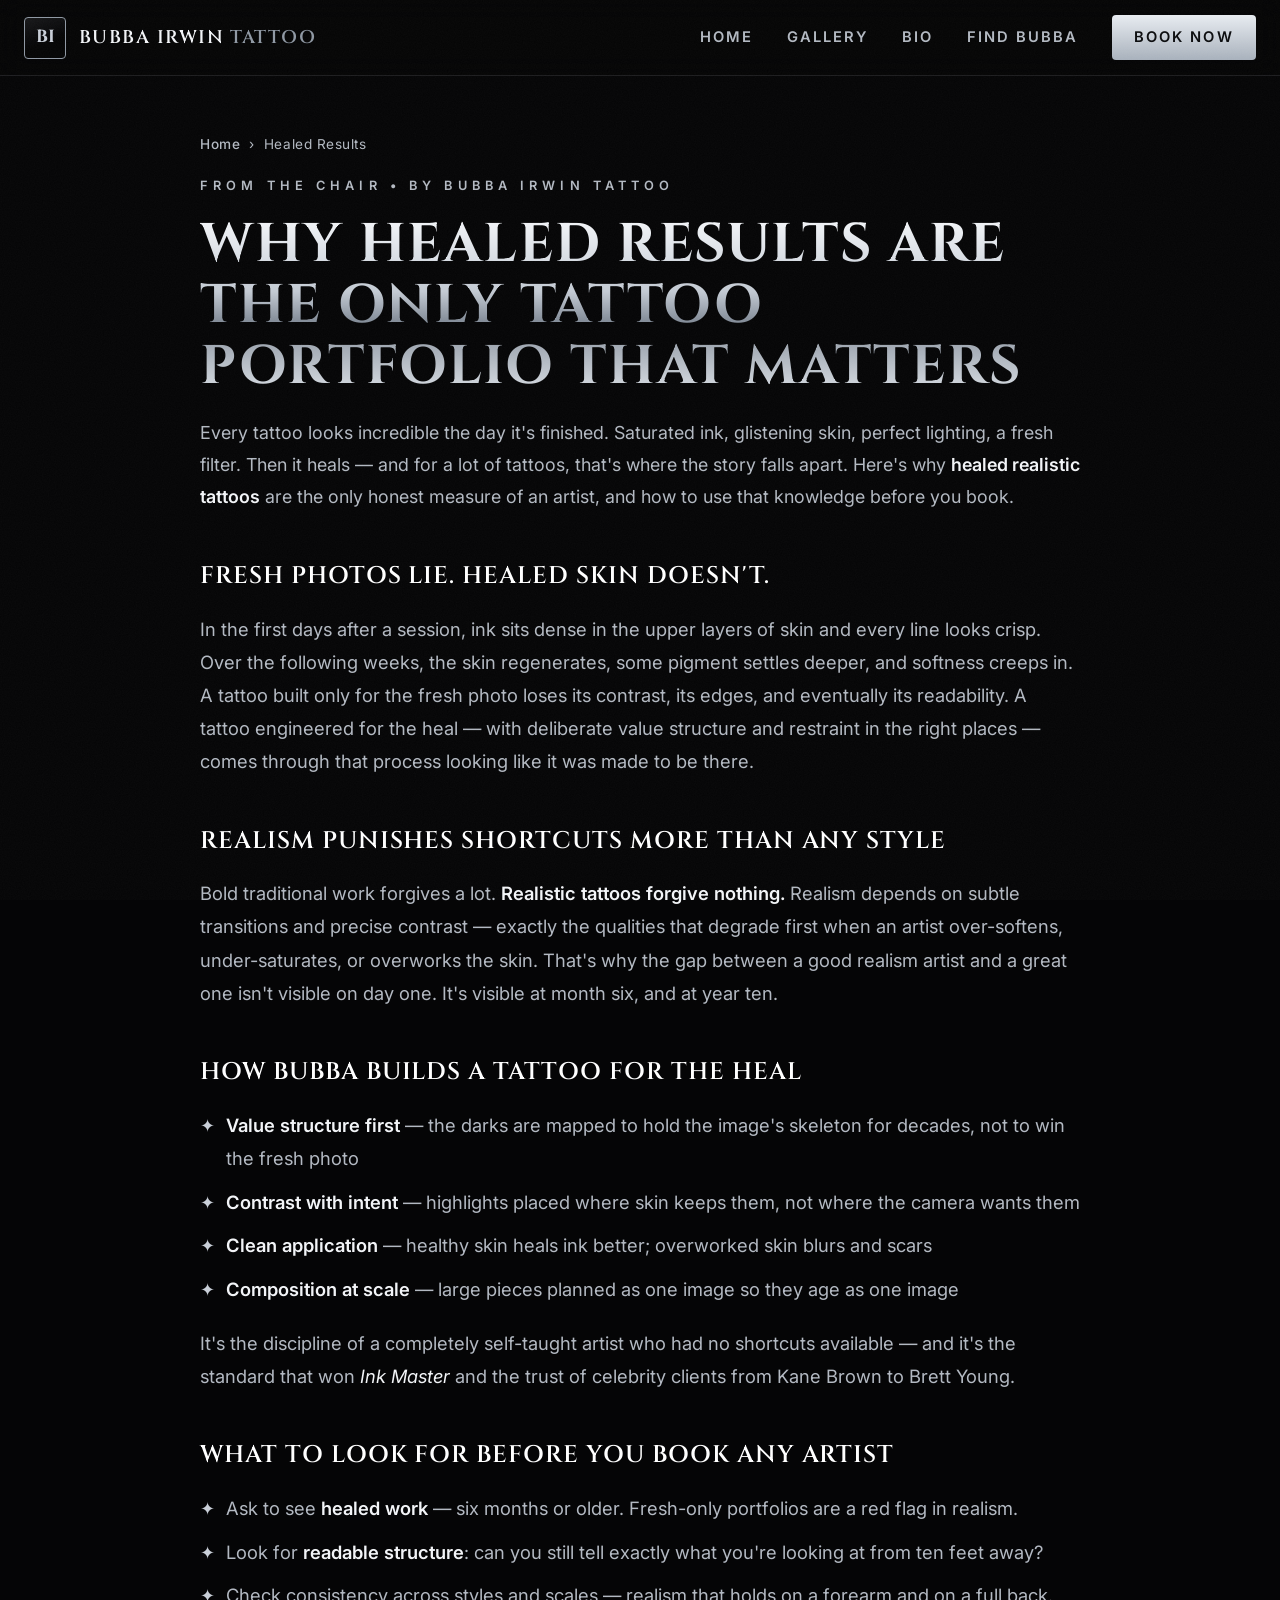
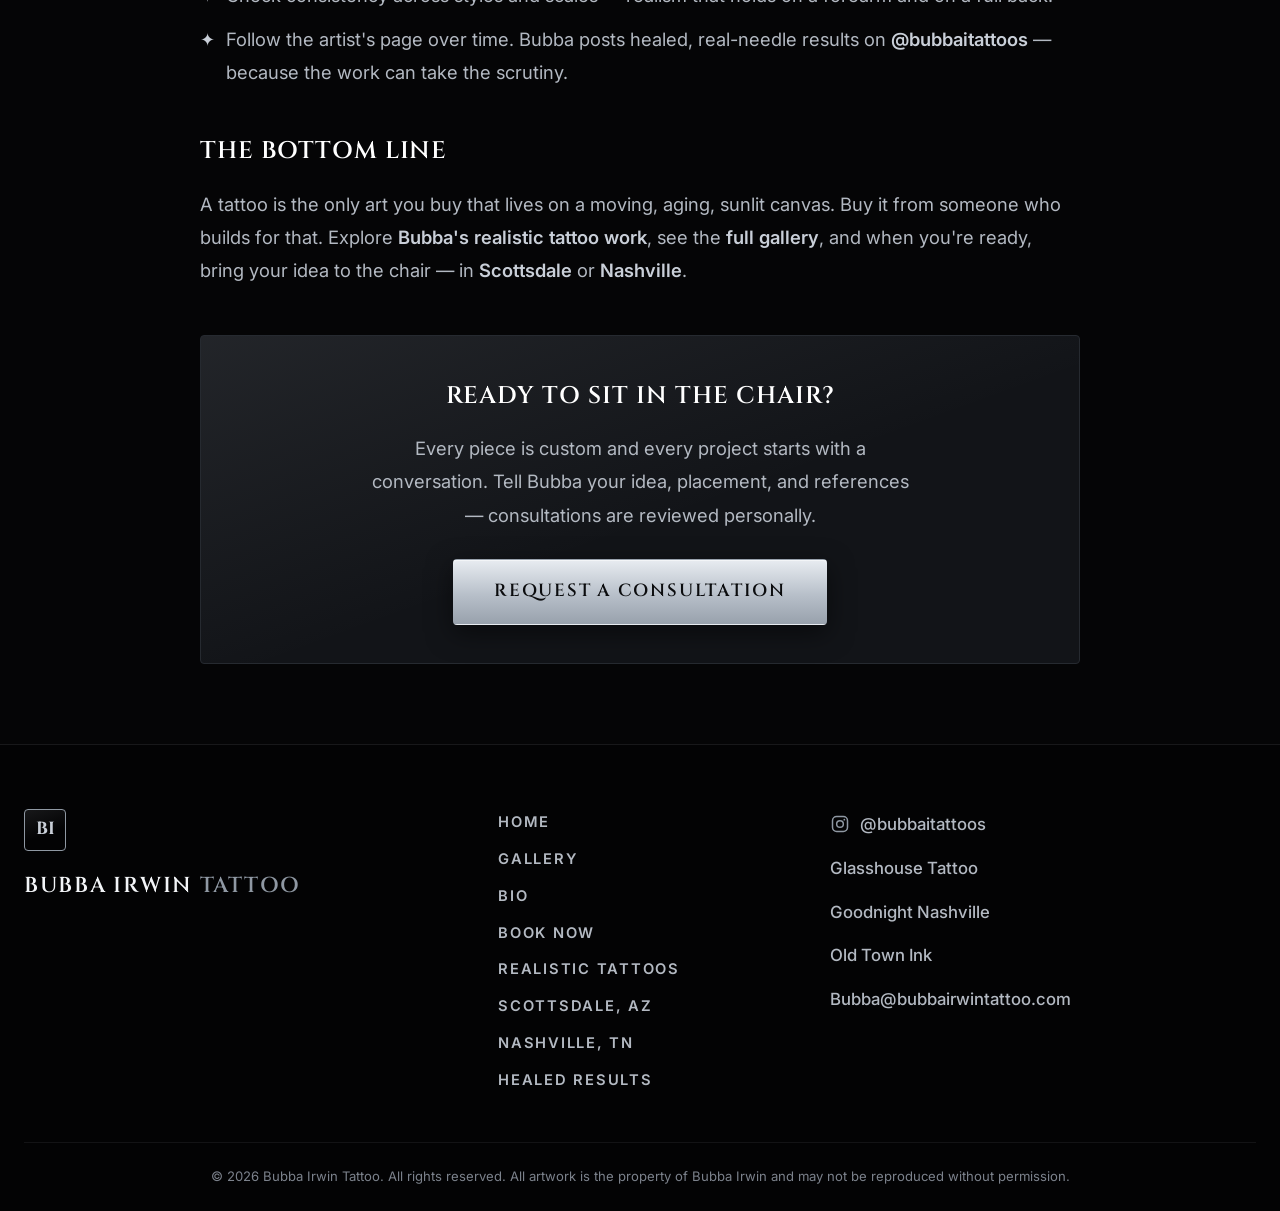
<file: healed-realistic-tattoos.html>
<!DOCTYPE html>
<html lang="en">
<head>
  <meta charset="UTF-8">
  <meta name="viewport" content="width=device-width, initial-scale=1.0">
  <title>Why Healed Results Are the Only Tattoo Portfolio That Matters | Bubba Irwin</title>
  <meta name="description" content="Fresh tattoo photos flatter — healed skin tells the truth. Ink Master winner Bubba Irwin on why healed realistic tattoos are the only honest measure of an artist, and what to check before you book.">
  <link rel="canonical" href="https://bubbairwintattoo.com/healed-realistic-tattoos.html">
  <meta name="theme-color" content="#050506">
  <meta property="og:site_name" content="Bubba Irwin Tattoo">
  <meta property="og:title" content="Why Healed Results Are the Only Tattoo Portfolio That Matters | Bubba Irwin">
  <meta property="og:description" content="Fresh tattoo photos flatter — healed skin tells the truth. Ink Master winner Bubba Irwin on why healed realistic tattoos are the only honest measure of an artist, and what to check before you book.">
  <meta property="og:type" content="website">
  <meta property="og:url" content="https://bubbairwintattoo.com/healed-realistic-tattoos.html">
  <meta property="og:image" content="https://bubbairwintattoo.com/assets/bubba-irwin-wordmark.jpg">
  <meta name="twitter:card" content="summary_large_image">
  <link rel="icon" href="data:image/svg+xml,%3Csvg xmlns='http://www.w3.org/2000/svg' viewBox='0 0 100 100'%3E%3Crect width='100' height='100' rx='12' fill='%23050506'/%3E%3Ctext x='50' y='66' font-size='44' text-anchor='middle' fill='%23c9cfd8' font-family='Georgia,serif'%3EBI%3C/text%3E%3C/svg%3E">
  <link rel="preconnect" href="https://fonts.googleapis.com">
  <link rel="preconnect" href="https://fonts.gstatic.com" crossorigin>
  <link href="https://fonts.googleapis.com/css2?family=Cinzel:wght@500;600;700&family=Inter:wght@400;500;600&display=swap" rel="stylesheet">
  <link rel="stylesheet" href="/css/styles.css">
  <script type="application/ld+json">
  {
    "@context": "https://schema.org",
    "@graph": [
      {
        "@type": "Article",
        "headline": "Why Healed Results Are the Only Tattoo Portfolio That Matters",
        "description": "Fresh tattoo photos flatter; healed skin tells the truth. Why healed realistic tattoos are the only honest measure of a tattoo artist, and what to look for before you book.",
        "image": "https://bubbairwintattoo.com/assets/bubba-working-bw.jpg",
        "author": { "@id": "https://bubbairwintattoo.com/#bubba" },
        "publisher": { "@type": "Organization", "name": "Bubba Irwin Tattoo", "url": "https://bubbairwintattoo.com/" },
        "mainEntityOfPage": "https://bubbairwintattoo.com/healed-realistic-tattoos.html"
      },
      {
        "@type": "BreadcrumbList",
        "itemListElement": [
          { "@type": "ListItem", "position": 1, "name": "Home", "item": "https://bubbairwintattoo.com/" },
          { "@type": "ListItem", "position": 2, "name": "Healed Results", "item": "https://bubbairwintattoo.com/healed-realistic-tattoos.html" }
        ]
      }
    ]
  }
  </script>
</head>
<body>

  <header class="nav" id="top">
    <div class="nav__inner">
      <a href="/" class="nav__brand" aria-label="Bubba Irwin Tattoo — home">
        <span class="nav__brand-mark">BI</span>
        <span class="nav__brand-text">Bubba Irwin <em>Tattoo</em></span>
      </a>
      <nav class="nav__links" id="navLinks" aria-label="Primary navigation">
        <a href="/#home" class="nav__link">Home</a>
        <a href="/#gallery" class="nav__link">Gallery</a>
        <a href="/#bio" class="nav__link">Bio</a>
        <a href="/#connect" class="nav__link">Find Bubba</a>
        <a href="/#contact" class="nav__link nav__link--cta">Book Now</a>
      </nav>
      <button class="nav__toggle" id="navToggle" aria-label="Open menu" aria-expanded="false">
        <span></span><span></span><span></span>
      </button>
    </div>
  </header>

  <main class="page">
    <div class="page__inner">
      <p class="page__crumbs"><a href="/">Home</a> &nbsp;&#8250;&nbsp; Healed Results</p>
      <p class="page__eyebrow">From the Chair &bull; by Bubba Irwin Tattoo</p>
      <h1>Why Healed Results Are the Only Tattoo Portfolio That Matters</h1>
      <p class="lede">Every tattoo looks incredible the day it's finished. Saturated ink, glistening skin, perfect lighting, a fresh filter. Then it heals &mdash; and for a lot of tattoos, that's where the story falls apart. Here's why <strong>healed realistic tattoos</strong> are the only honest measure of an artist, and how to use that knowledge before you book.</p>

      <h2>Fresh Photos Lie. Healed Skin Doesn't.</h2>
      <p>In the first days after a session, ink sits dense in the upper layers of skin and every line looks crisp. Over the following weeks, the skin regenerates, some pigment settles deeper, and softness creeps in. A tattoo built only for the fresh photo loses its contrast, its edges, and eventually its readability. A tattoo engineered for the heal &mdash; with deliberate value structure and restraint in the right places &mdash; comes through that process looking like it was made to be there.</p>

      <h2>Realism Punishes Shortcuts More Than Any Style</h2>
      <p>Bold traditional work forgives a lot. <strong>Realistic tattoos forgive nothing.</strong> Realism depends on subtle transitions and precise contrast &mdash; exactly the qualities that degrade first when an artist over-softens, under-saturates, or overworks the skin. That's why the gap between a good realism artist and a great one isn't visible on day one. It's visible at month six, and at year ten.</p>

      <h2>How Bubba Builds a Tattoo for the Heal</h2>
      <ul>
        <li><strong>Value structure first</strong> &mdash; the darks are mapped to hold the image's skeleton for decades, not to win the fresh photo</li>
        <li><strong>Contrast with intent</strong> &mdash; highlights placed where skin keeps them, not where the camera wants them</li>
        <li><strong>Clean application</strong> &mdash; healthy skin heals ink better; overworked skin blurs and scars</li>
        <li><strong>Composition at scale</strong> &mdash; large pieces planned as one image so they age as one image</li>
      </ul>
      <p>It's the discipline of a completely self-taught artist who had no shortcuts available &mdash; and it's the standard that won <em>Ink Master</em> and the trust of celebrity clients from Kane Brown to Brett Young.</p>

      <h2>What to Look for Before You Book Any Artist</h2>
      <ul>
        <li>Ask to see <strong>healed work</strong> &mdash; six months or older. Fresh-only portfolios are a red flag in realism.</li>
        <li>Look for <strong>readable structure</strong>: can you still tell exactly what you're looking at from ten feet away?</li>
        <li>Check consistency across styles and scales &mdash; realism that holds on a forearm and on a full back.</li>
        <li>Follow the artist's page over time. Bubba posts healed, real-needle results on <a href="https://www.instagram.com/bubbaitattoos" target="_blank" rel="noopener">@bubbaitattoos</a> &mdash; because the work can take the scrutiny.</li>
      </ul>

      <h2>The Bottom Line</h2>
      <p>A tattoo is the only art you buy that lives on a moving, aging, sunlit canvas. Buy it from someone who builds for that. Explore <a href="/realistic-tattoos.html">Bubba's realistic tattoo work</a>, see the <a href="/#gallery">full gallery</a>, and when you're ready, bring your idea to the chair &mdash; in <a href="/scottsdale-tattoo-artist.html">Scottsdale</a> or <a href="/nashville-tattoo-artist.html">Nashville</a>.</p>

      <div class="page__cta">
        <h2>Ready to Sit in the Chair?</h2>
        <p>Every piece is custom and every project starts with a conversation. Tell Bubba your idea, placement, and references &mdash; consultations are reviewed personally.</p>
        <a href="/#contact" class="btn btn--primary">Request a Consultation</a>
      </div>
    </div>
  </main>

  <footer class="footer">
    <div class="footer__inner">
      <div class="footer__brand">
        <span class="nav__brand-mark">BI</span>
        <p class="footer__name">Bubba Irwin <em>Tattoo</em></p>
      </div>
      <nav class="footer__nav" aria-label="Footer navigation">
        <a href="/#home">Home</a>
        <a href="/#gallery">Gallery</a>
        <a href="/#bio">Bio</a>
        <a href="/#contact">Book Now</a>
        <a href="/realistic-tattoos.html">Realistic Tattoos</a>
        <a href="/scottsdale-tattoo-artist.html">Scottsdale, AZ</a>
        <a href="/nashville-tattoo-artist.html">Nashville, TN</a>
        <a href="/healed-realistic-tattoos.html">Healed Results</a>
      </nav>
      <div class="footer__social">
        <a href="https://www.instagram.com/bubbaitattoos" target="_blank" rel="noopener" aria-label="Instagram — @bubbaitattoos">
          <svg viewBox="0 0 24 24" width="20" height="20" fill="none" stroke="currentColor" stroke-width="1.8" aria-hidden="true"><rect x="3" y="3" width="18" height="18" rx="5"/><circle cx="12" cy="12" r="4"/><circle cx="17.2" cy="6.8" r="1.1" fill="currentColor" stroke="none"/></svg>
          <span>@bubbaitattoos</span>
        </a>
        <a href="https://goodnightnashville.com/glass-house/" target="_blank" rel="noopener">Glasshouse Tattoo</a>
        <a href="https://goodnightnashville.com/glass-house/" target="_blank" rel="noopener">Goodnight Nashville</a>
        <a href="https://oldtownink.com" target="_blank" rel="noopener">Old Town Ink</a>
        <a href="mailto:Bubba@bubbairwintattoo.com">Bubba@bubbairwintattoo.com</a>
      </div>
    </div>
    <div class="footer__legal">
      <p>&copy; <span id="year">2026</span> Bubba Irwin Tattoo. All rights reserved. All artwork is the property of Bubba Irwin and may not be reproduced without permission.</p>
    </div>
  </footer>

  <script src="/js/main.js"></script>
</body>
</html>
</file>
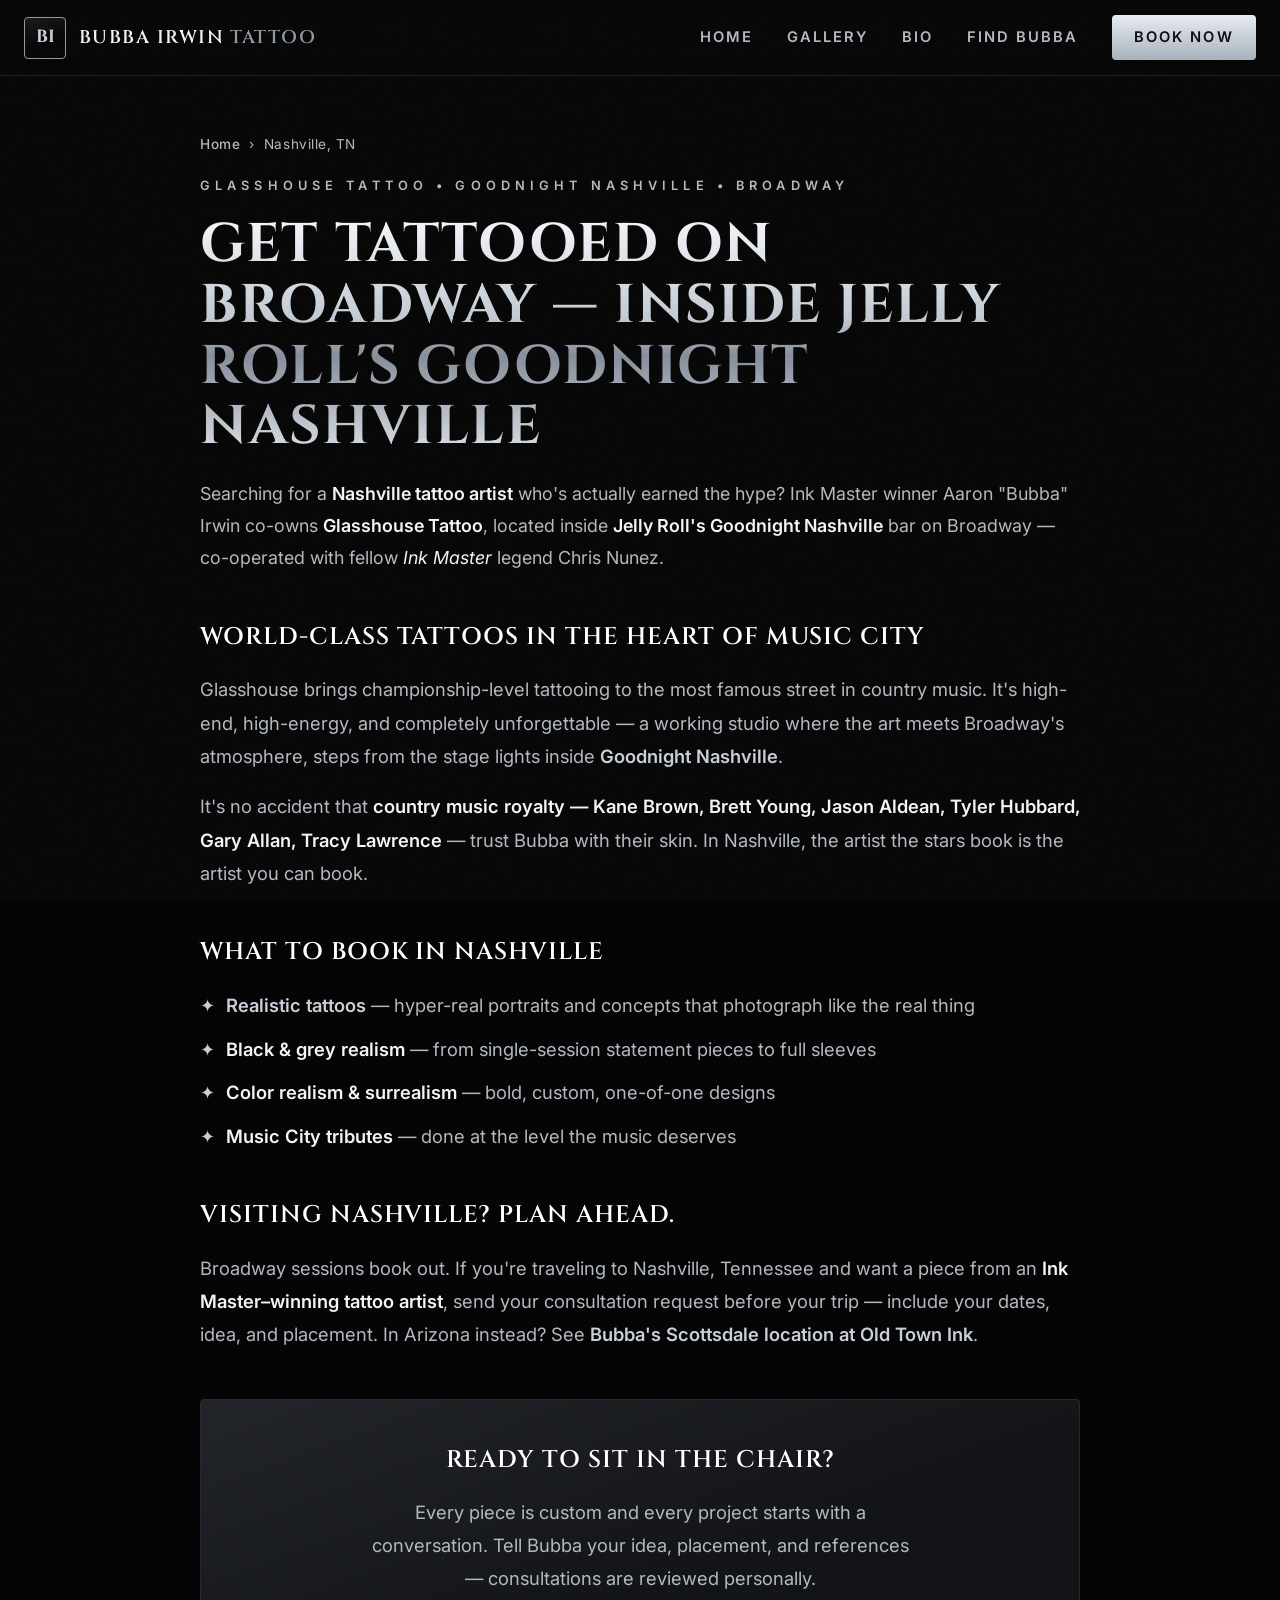
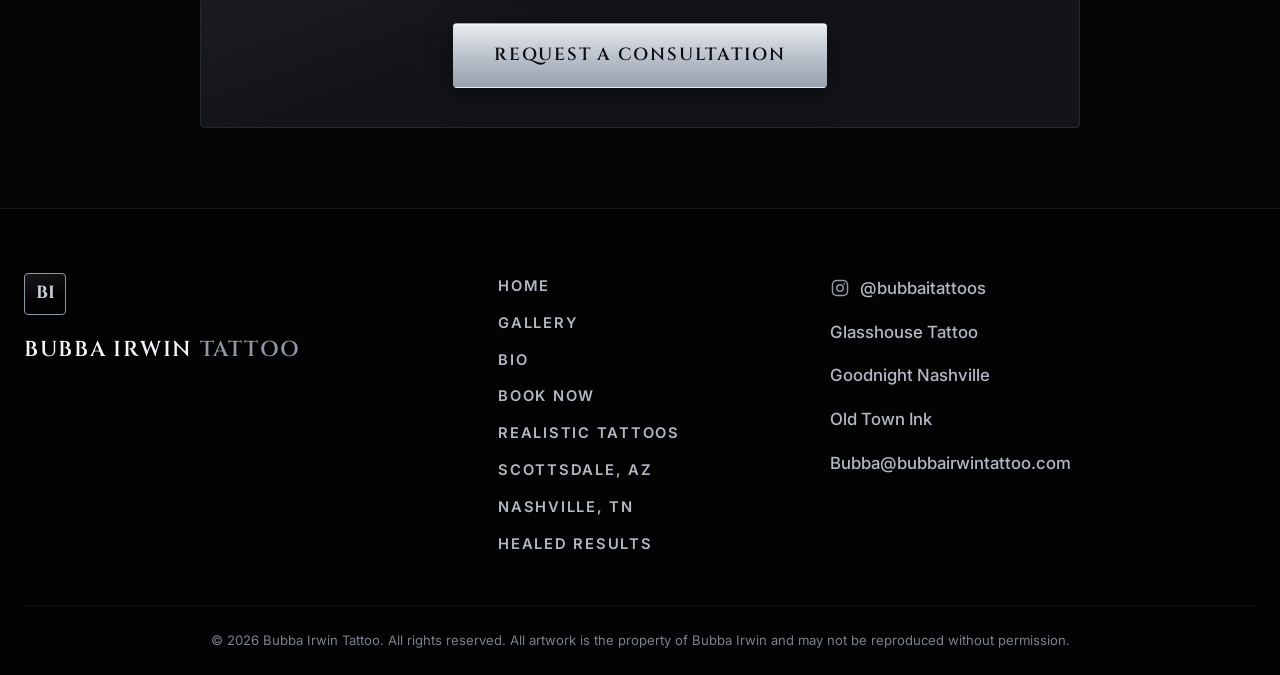
<file: nashville-tattoo-artist.html>
<!DOCTYPE html>
<html lang="en">
<head>
  <meta charset="UTF-8">
  <meta name="viewport" content="width=device-width, initial-scale=1.0">
  <title>Nashville Tattoo Artist — Bubba Irwin at Glasshouse, Inside Jelly Roll's Goodnight Nashville</title>
  <meta name="description" content="Ink Master winner Bubba Irwin tattoos at Glasshouse inside Jelly Roll's Goodnight Nashville on Broadway. Realistic tattoos, portraits, and custom work in Nashville, TN. Book a consultation.">
  <link rel="canonical" href="https://bubbairwintattoo.com/nashville-tattoo-artist.html">
  <meta name="theme-color" content="#050506">
  <meta property="og:site_name" content="Bubba Irwin Tattoo">
  <meta property="og:title" content="Nashville Tattoo Artist — Bubba Irwin at Glasshouse, Inside Jelly Roll's Goodnight Nashville">
  <meta property="og:description" content="Ink Master winner Bubba Irwin tattoos at Glasshouse inside Jelly Roll's Goodnight Nashville on Broadway. Realistic tattoos, portraits, and custom work in Nashville, TN. Book a consultation.">
  <meta property="og:type" content="website">
  <meta property="og:url" content="https://bubbairwintattoo.com/nashville-tattoo-artist.html">
  <meta property="og:image" content="https://bubbairwintattoo.com/assets/bubba-irwin-wordmark.jpg">
  <meta name="twitter:card" content="summary_large_image">
  <link rel="icon" href="data:image/svg+xml,%3Csvg xmlns='http://www.w3.org/2000/svg' viewBox='0 0 100 100'%3E%3Crect width='100' height='100' rx='12' fill='%23050506'/%3E%3Ctext x='50' y='66' font-size='44' text-anchor='middle' fill='%23c9cfd8' font-family='Georgia,serif'%3EBI%3C/text%3E%3C/svg%3E">
  <link rel="preconnect" href="https://fonts.googleapis.com">
  <link rel="preconnect" href="https://fonts.gstatic.com" crossorigin>
  <link href="https://fonts.googleapis.com/css2?family=Cinzel:wght@500;600;700&family=Inter:wght@400;500;600&display=swap" rel="stylesheet">
  <link rel="stylesheet" href="/css/styles.css">
  <script type="application/ld+json">
  {
    "@context": "https://schema.org",
    "@graph": [
      {
        "@type": "Service",
        "name": "Tattoos at Glasshouse inside Goodnight Nashville",
        "serviceType": "Realistic tattoo, portrait tattoo, custom tattoo",
        "provider": { "@id": "https://bubbairwintattoo.com/#bubba" },
        "areaServed": ["Nashville TN"],
        "url": "https://bubbairwintattoo.com/nashville-tattoo-artist.html"
      },
      {
        "@type": "BreadcrumbList",
        "itemListElement": [
          { "@type": "ListItem", "position": 1, "name": "Home", "item": "https://bubbairwintattoo.com/" },
          { "@type": "ListItem", "position": 2, "name": "Nashville Tattoo Artist", "item": "https://bubbairwintattoo.com/nashville-tattoo-artist.html" }
        ]
      }
    ]
  }
  </script>
</head>
<body>

  <header class="nav" id="top">
    <div class="nav__inner">
      <a href="/" class="nav__brand" aria-label="Bubba Irwin Tattoo — home">
        <span class="nav__brand-mark">BI</span>
        <span class="nav__brand-text">Bubba Irwin <em>Tattoo</em></span>
      </a>
      <nav class="nav__links" id="navLinks" aria-label="Primary navigation">
        <a href="/#home" class="nav__link">Home</a>
        <a href="/#gallery" class="nav__link">Gallery</a>
        <a href="/#bio" class="nav__link">Bio</a>
        <a href="/#connect" class="nav__link">Find Bubba</a>
        <a href="/#contact" class="nav__link nav__link--cta">Book Now</a>
      </nav>
      <button class="nav__toggle" id="navToggle" aria-label="Open menu" aria-expanded="false">
        <span></span><span></span><span></span>
      </button>
    </div>
  </header>

  <main class="page">
    <div class="page__inner">
      <p class="page__crumbs"><a href="/">Home</a> &nbsp;&#8250;&nbsp; Nashville, TN</p>
      <p class="page__eyebrow">Glasshouse Tattoo &bull; Goodnight Nashville &bull; Broadway</p>
      <h1>Get Tattooed on Broadway &mdash; Inside Jelly Roll's Goodnight Nashville</h1>
      <p class="lede">Searching for a <strong>Nashville tattoo artist</strong> who's actually earned the hype? Ink Master winner Aaron "Bubba" Irwin co-owns <strong>Glasshouse Tattoo</strong>, located inside <strong>Jelly Roll's Goodnight Nashville</strong> bar on Broadway &mdash; co-operated with fellow <em>Ink Master</em> legend Chris Nunez.</p>

      <h2>World-Class Tattoos in the Heart of Music City</h2>
      <p>Glasshouse brings championship-level tattooing to the most famous street in country music. It's high-end, high-energy, and completely unforgettable &mdash; a working studio where the art meets Broadway's atmosphere, steps from the stage lights inside <a href="https://goodnightnashville.com/glass-house/" target="_blank" rel="noopener">Goodnight Nashville</a>.</p>
      <p>It's no accident that <strong>country music royalty &mdash; Kane Brown, Brett Young, Jason Aldean, Tyler Hubbard, Gary Allan, Tracy Lawrence</strong> &mdash; trust Bubba with their skin. In Nashville, the artist the stars book is the artist you can book.</p>

      <h2>What to Book in Nashville</h2>
      <ul>
        <li><strong><a href="/realistic-tattoos.html">Realistic tattoos</a></strong> &mdash; hyper-real portraits and concepts that photograph like the real thing</li>
        <li><strong>Black &amp; grey realism</strong> &mdash; from single-session statement pieces to full sleeves</li>
        <li><strong>Color realism &amp; surrealism</strong> &mdash; bold, custom, one-of-one designs</li>
        <li><strong>Music City tributes</strong> &mdash; done at the level the music deserves</li>
      </ul>

      <h2>Visiting Nashville? Plan Ahead.</h2>
      <p>Broadway sessions book out. If you're traveling to Nashville, Tennessee and want a piece from an <strong>Ink Master&ndash;winning tattoo artist</strong>, send your consultation request before your trip &mdash; include your dates, idea, and placement. In Arizona instead? See <a href="/scottsdale-tattoo-artist.html">Bubba's Scottsdale location at Old Town Ink</a>.</p>

      <div class="page__cta">
        <h2>Ready to Sit in the Chair?</h2>
        <p>Every piece is custom and every project starts with a conversation. Tell Bubba your idea, placement, and references &mdash; consultations are reviewed personally.</p>
        <a href="/#contact" class="btn btn--primary">Request a Consultation</a>
      </div>
    </div>
  </main>

  <footer class="footer">
    <div class="footer__inner">
      <div class="footer__brand">
        <span class="nav__brand-mark">BI</span>
        <p class="footer__name">Bubba Irwin <em>Tattoo</em></p>
      </div>
      <nav class="footer__nav" aria-label="Footer navigation">
        <a href="/#home">Home</a>
        <a href="/#gallery">Gallery</a>
        <a href="/#bio">Bio</a>
        <a href="/#contact">Book Now</a>
        <a href="/realistic-tattoos.html">Realistic Tattoos</a>
        <a href="/scottsdale-tattoo-artist.html">Scottsdale, AZ</a>
        <a href="/nashville-tattoo-artist.html">Nashville, TN</a>
        <a href="/healed-realistic-tattoos.html">Healed Results</a>
      </nav>
      <div class="footer__social">
        <a href="https://www.instagram.com/bubbaitattoos" target="_blank" rel="noopener" aria-label="Instagram — @bubbaitattoos">
          <svg viewBox="0 0 24 24" width="20" height="20" fill="none" stroke="currentColor" stroke-width="1.8" aria-hidden="true"><rect x="3" y="3" width="18" height="18" rx="5"/><circle cx="12" cy="12" r="4"/><circle cx="17.2" cy="6.8" r="1.1" fill="currentColor" stroke="none"/></svg>
          <span>@bubbaitattoos</span>
        </a>
        <a href="https://goodnightnashville.com/glass-house/" target="_blank" rel="noopener">Glasshouse Tattoo</a>
        <a href="https://goodnightnashville.com/glass-house/" target="_blank" rel="noopener">Goodnight Nashville</a>
        <a href="https://oldtownink.com" target="_blank" rel="noopener">Old Town Ink</a>
        <a href="mailto:Bubba@bubbairwintattoo.com">Bubba@bubbairwintattoo.com</a>
      </div>
    </div>
    <div class="footer__legal">
      <p>&copy; <span id="year">2026</span> Bubba Irwin Tattoo. All rights reserved. All artwork is the property of Bubba Irwin and may not be reproduced without permission.</p>
    </div>
  </footer>

  <script src="/js/main.js"></script>
</body>
</html>
</file>
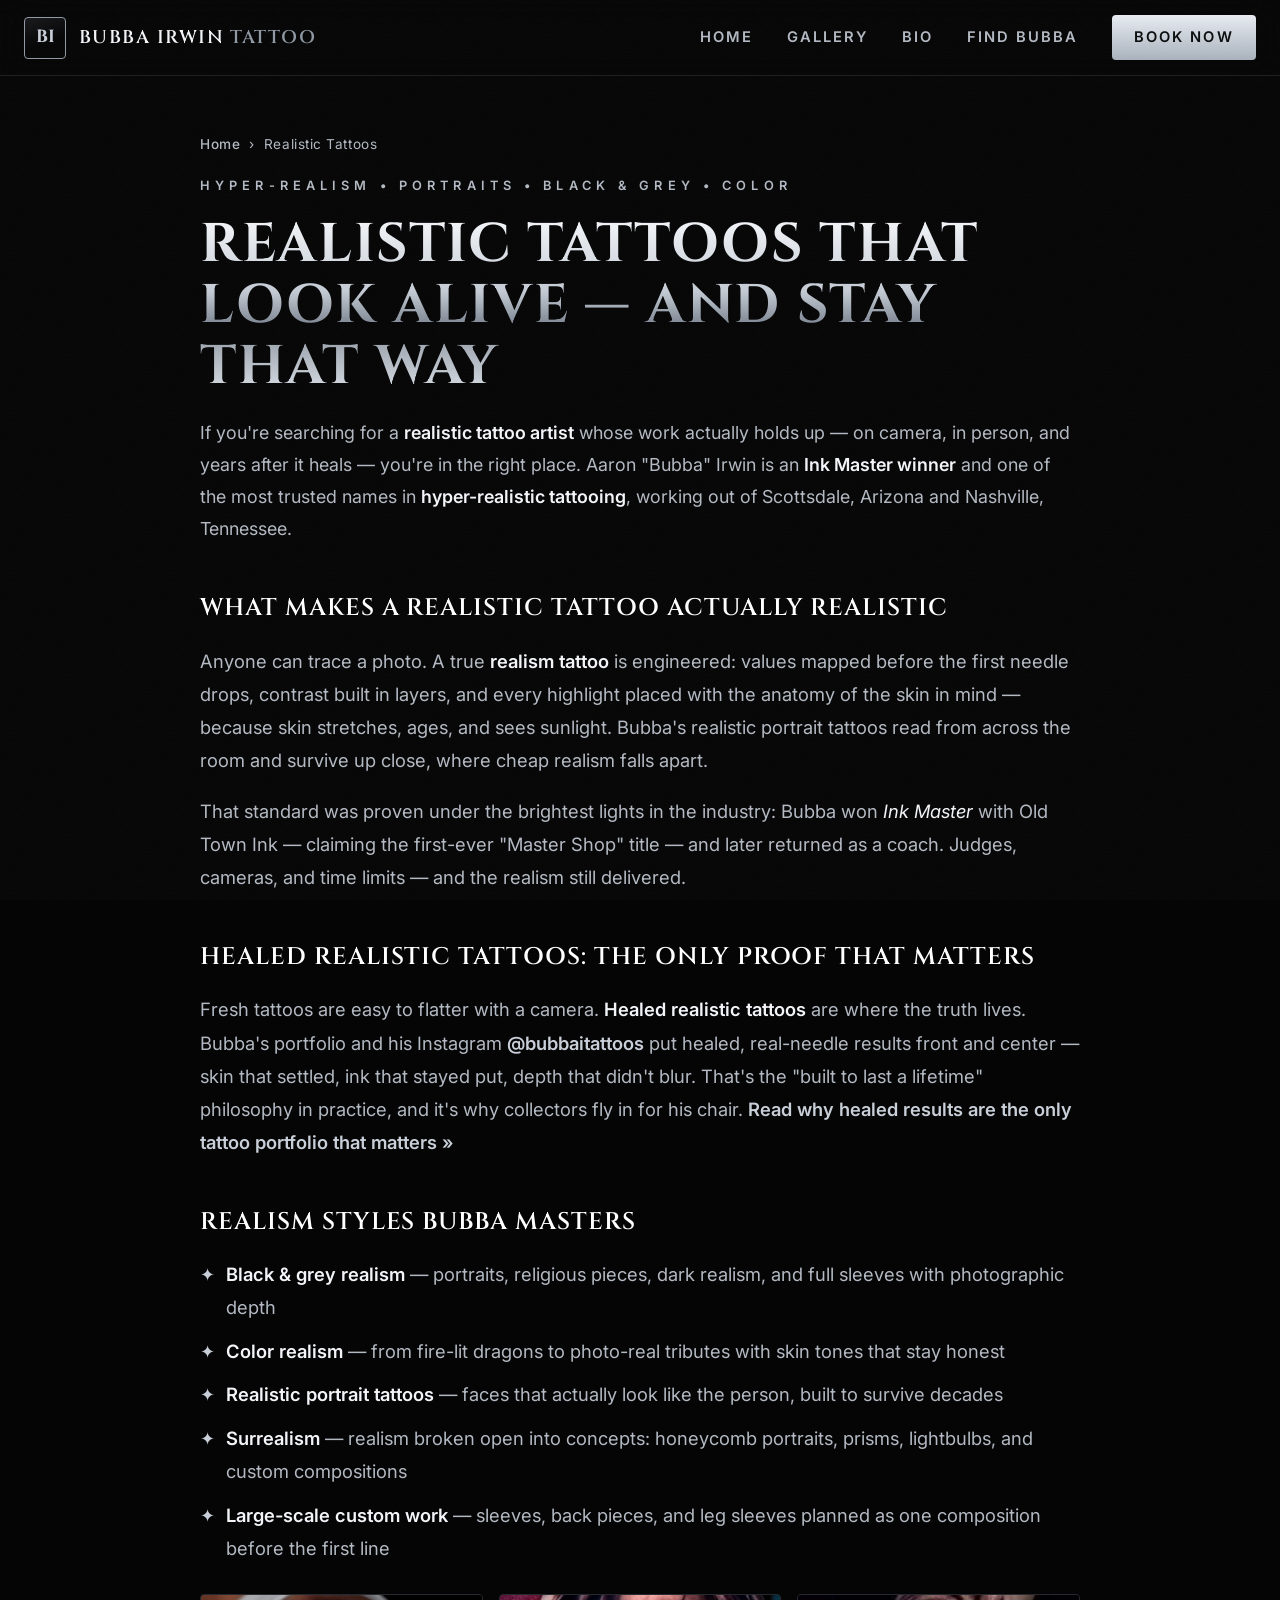
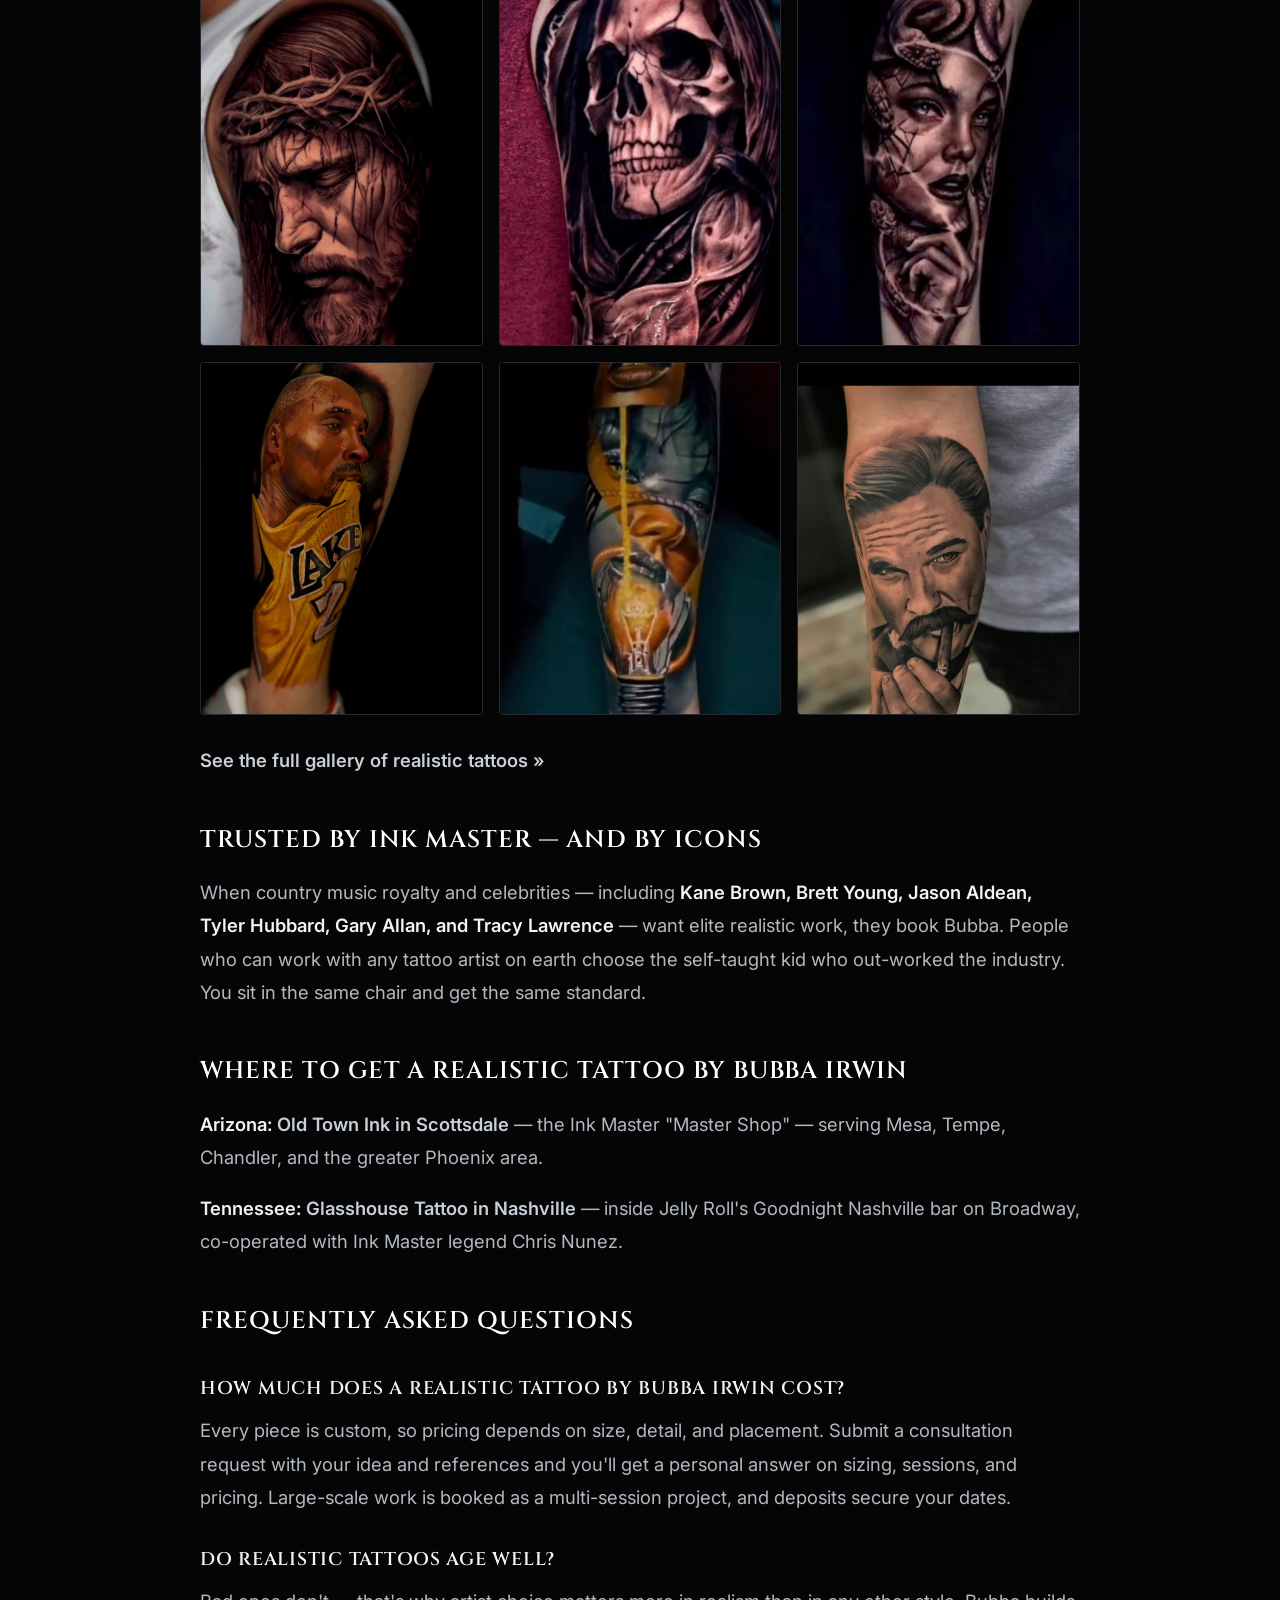
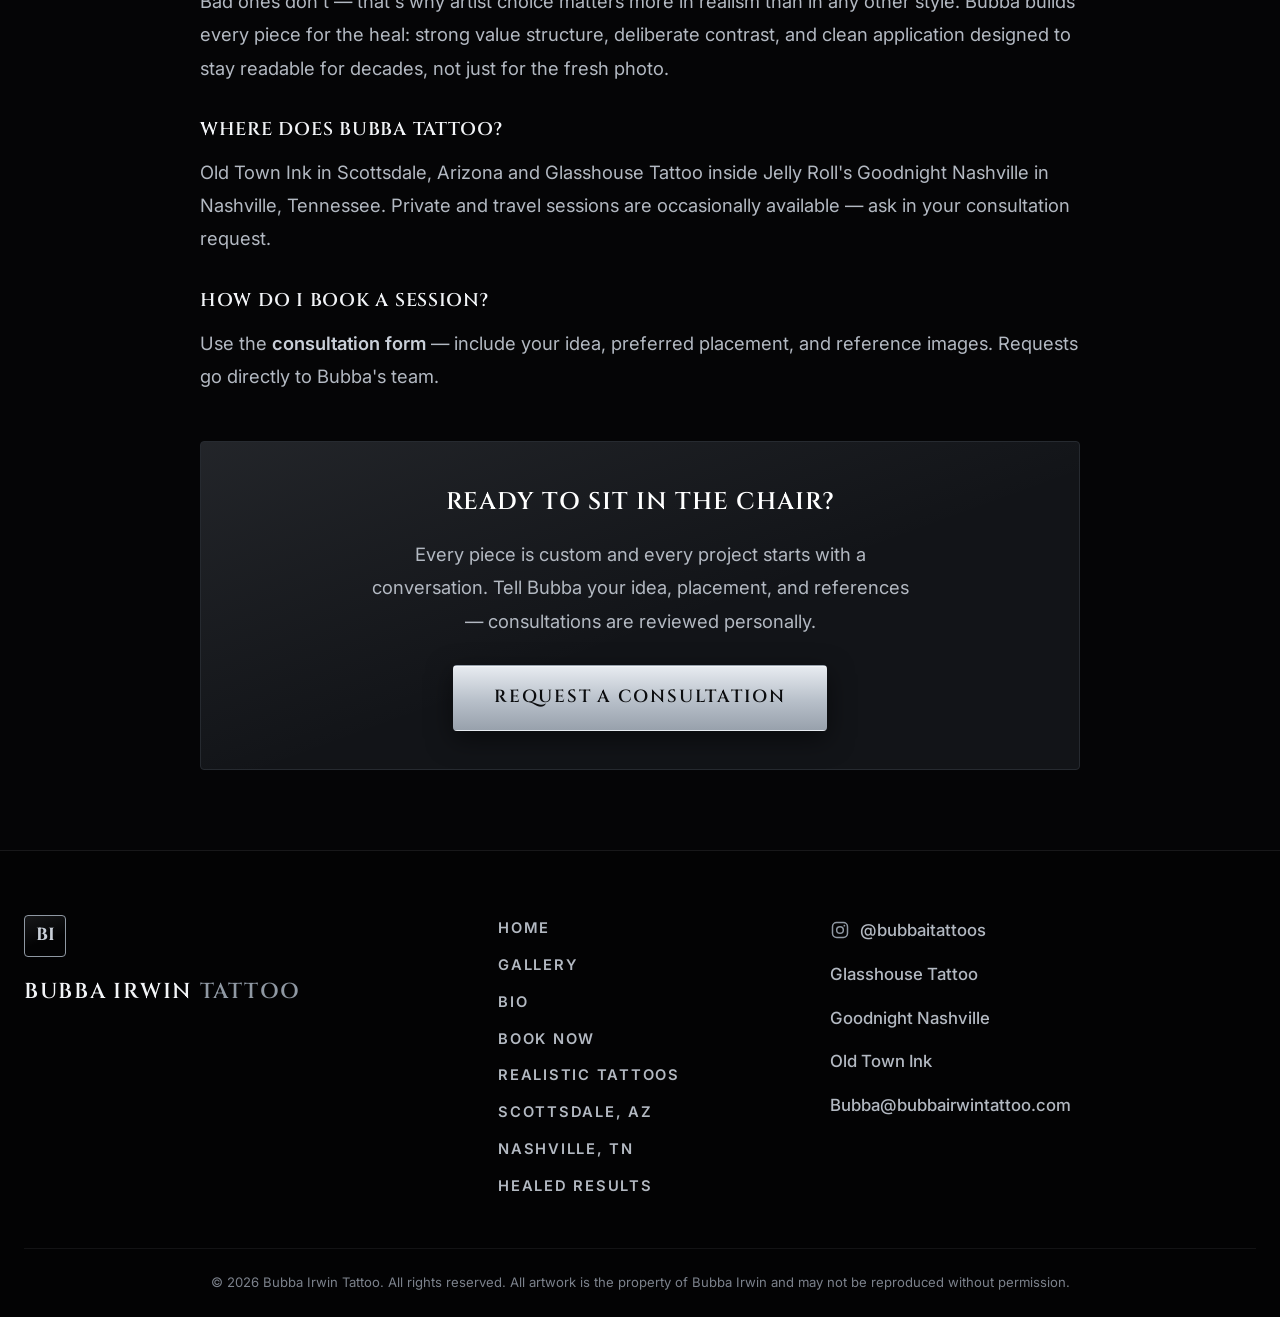
<file: realistic-tattoos.html>
<!DOCTYPE html>
<html lang="en">
<head>
  <meta charset="UTF-8">
  <meta name="viewport" content="width=device-width, initial-scale=1.0">
  <title>Realistic Tattoos by Ink Master Winner Bubba Irwin | Hyper-Realism, Portraits — AZ &amp; TN</title>
  <meta name="description" content="Hyper-realistic tattoos, portraits, black & grey and color realism by Ink Master winner Bubba Irwin. Healed results, custom-only work — Scottsdale/Mesa, AZ and Nashville, TN. Request a consultation.">
  <link rel="canonical" href="https://bubbairwintattoo.com/realistic-tattoos.html">
  <meta name="theme-color" content="#050506">
  <meta property="og:site_name" content="Bubba Irwin Tattoo">
  <meta property="og:title" content="Realistic Tattoos by Ink Master Winner Bubba Irwin | Hyper-Realism, Portraits — AZ &amp; TN">
  <meta property="og:description" content="Hyper-realistic tattoos, portraits, black & grey and color realism by Ink Master winner Bubba Irwin. Healed results, custom-only work — Scottsdale/Mesa, AZ and Nashville, TN. Request a consultation.">
  <meta property="og:type" content="website">
  <meta property="og:url" content="https://bubbairwintattoo.com/realistic-tattoos.html">
  <meta property="og:image" content="https://bubbairwintattoo.com/assets/bubba-irwin-wordmark.jpg">
  <meta name="twitter:card" content="summary_large_image">
  <link rel="icon" href="data:image/svg+xml,%3Csvg xmlns='http://www.w3.org/2000/svg' viewBox='0 0 100 100'%3E%3Crect width='100' height='100' rx='12' fill='%23050506'/%3E%3Ctext x='50' y='66' font-size='44' text-anchor='middle' fill='%23c9cfd8' font-family='Georgia,serif'%3EBI%3C/text%3E%3C/svg%3E">
  <link rel="preconnect" href="https://fonts.googleapis.com">
  <link rel="preconnect" href="https://fonts.gstatic.com" crossorigin>
  <link href="https://fonts.googleapis.com/css2?family=Cinzel:wght@500;600;700&family=Inter:wght@400;500;600&display=swap" rel="stylesheet">
  <link rel="stylesheet" href="/css/styles.css">
  <script type="application/ld+json">
  {
    "@context": "https://schema.org",
    "@graph": [
      {
        "@type": "Service",
        "name": "Realistic Tattoos by Bubba Irwin",
        "serviceType": "Realistic tattoo, hyper-realism, portrait tattoo, black and grey realism, color realism",
        "provider": { "@id": "https://bubbairwintattoo.com/#bubba" },
        "areaServed": ["Scottsdale AZ", "Mesa AZ", "Phoenix AZ", "Nashville TN"],
        "url": "https://bubbairwintattoo.com/realistic-tattoos.html"
      },
      {
        "@type": "FAQPage",
        "mainEntity": [
          {
            "@type": "Question",
            "name": "How much does a realistic tattoo by Bubba Irwin cost?",
            "acceptedAnswer": { "@type": "Answer", "text": "Every piece is custom, so pricing depends on size, detail, and placement. Submit a consultation request with your idea and references for a personal answer on sizing, sessions, and pricing. Large-scale work is booked as a multi-session project, and deposits secure appointment dates." }
          },
          {
            "@type": "Question",
            "name": "Do realistic tattoos age well?",
            "acceptedAnswer": { "@type": "Answer", "text": "Well-built ones do. Bubba engineers every piece for the heal: strong value structure, deliberate contrast, and clean application designed to stay readable for decades, not just for the fresh photo." }
          },
          {
            "@type": "Question",
            "name": "Where does Bubba Irwin tattoo?",
            "acceptedAnswer": { "@type": "Answer", "text": "Old Town Ink in Scottsdale, Arizona (serving Mesa and the Phoenix area) and Glasshouse Tattoo inside Jelly Roll's Goodnight Nashville in Nashville, Tennessee." }
          },
          {
            "@type": "Question",
            "name": "How do I book a session with Bubba Irwin?",
            "acceptedAnswer": { "@type": "Answer", "text": "Use the consultation form at bubbairwintattoo.com — include your idea, preferred placement, and reference images. Requests go directly to Bubba's team." }
          }
        ]
      },
      {
        "@type": "BreadcrumbList",
        "itemListElement": [
          { "@type": "ListItem", "position": 1, "name": "Home", "item": "https://bubbairwintattoo.com/" },
          { "@type": "ListItem", "position": 2, "name": "Realistic Tattoos", "item": "https://bubbairwintattoo.com/realistic-tattoos.html" }
        ]
      }
    ]
  }
  </script>
</head>
<body>

  <header class="nav" id="top">
    <div class="nav__inner">
      <a href="/" class="nav__brand" aria-label="Bubba Irwin Tattoo — home">
        <span class="nav__brand-mark">BI</span>
        <span class="nav__brand-text">Bubba Irwin <em>Tattoo</em></span>
      </a>
      <nav class="nav__links" id="navLinks" aria-label="Primary navigation">
        <a href="/#home" class="nav__link">Home</a>
        <a href="/#gallery" class="nav__link">Gallery</a>
        <a href="/#bio" class="nav__link">Bio</a>
        <a href="/#connect" class="nav__link">Find Bubba</a>
        <a href="/#contact" class="nav__link nav__link--cta">Book Now</a>
      </nav>
      <button class="nav__toggle" id="navToggle" aria-label="Open menu" aria-expanded="false">
        <span></span><span></span><span></span>
      </button>
    </div>
  </header>

  <main class="page">
    <div class="page__inner">
      <p class="page__crumbs"><a href="/">Home</a> &nbsp;&#8250;&nbsp; Realistic Tattoos</p>
      <p class="page__eyebrow">Hyper-Realism &bull; Portraits &bull; Black &amp; Grey &bull; Color</p>
      <h1>Realistic Tattoos That Look Alive &mdash; and Stay That Way</h1>
      <p class="lede">If you're searching for a <strong>realistic tattoo artist</strong> whose work actually holds up &mdash; on camera, in person, and years after it heals &mdash; you're in the right place. Aaron "Bubba" Irwin is an <strong>Ink Master winner</strong> and one of the most trusted names in <strong>hyper-realistic tattooing</strong>, working out of Scottsdale, Arizona and Nashville, Tennessee.</p>

      <h2>What Makes a Realistic Tattoo Actually Realistic</h2>
      <p>Anyone can trace a photo. A true <strong>realism tattoo</strong> is engineered: values mapped before the first needle drops, contrast built in layers, and every highlight placed with the anatomy of the skin in mind &mdash; because skin stretches, ages, and sees sunlight. Bubba's realistic portrait tattoos read from across the room and survive up close, where cheap realism falls apart.</p>
      <p>That standard was proven under the brightest lights in the industry: Bubba won <em>Ink Master</em> with Old Town Ink — claiming the first-ever "Master Shop" title — and later returned as a coach. Judges, cameras, and time limits &mdash; and the realism still delivered.</p>

      <h2>Healed Realistic Tattoos: The Only Proof That Matters</h2>
      <p>Fresh tattoos are easy to flatter with a camera. <strong>Healed realistic tattoos</strong> are where the truth lives. Bubba's portfolio and his Instagram <a href="https://www.instagram.com/bubbaitattoos" target="_blank" rel="noopener">@bubbaitattoos</a> put healed, real-needle results front and center &mdash; skin that settled, ink that stayed put, depth that didn't blur. That's the "built to last a lifetime" philosophy in practice, and it's why collectors fly in for his chair. <a href="/healed-realistic-tattoos.html">Read why healed results are the only tattoo portfolio that matters &raquo;</a></p>

      <h2>Realism Styles Bubba Masters</h2>
      <ul>
        <li><strong>Black &amp; grey realism</strong> &mdash; portraits, religious pieces, dark realism, and full sleeves with photographic depth</li>
        <li><strong>Color realism</strong> &mdash; from fire-lit dragons to photo-real tributes with skin tones that stay honest</li>
        <li><strong>Realistic portrait tattoos</strong> &mdash; faces that actually look like the person, built to survive decades</li>
        <li><strong>Surrealism</strong> &mdash; realism broken open into concepts: honeycomb portraits, prisms, lightbulbs, and custom compositions</li>
        <li><strong>Large-scale custom work</strong> &mdash; sleeves, back pieces, and leg sleeves planned as one composition before the first line</li>
      </ul>

      <div class="page__gallery">
        <a href="/#gallery"><img src="/assets/gallery/01-jesus-realism.jpg" alt="Hyper-realistic black and grey Jesus portrait tattoo by Ink Master winner Bubba Irwin" loading="lazy"></a>
        <a href="/#gallery"><img src="/assets/gallery/02-reaper-hourglass.jpg" alt="Black and grey realism reaper and hourglass tattoo by realistic tattoo artist Bubba Irwin" loading="lazy"></a>
        <a href="/#gallery"><img src="/assets/gallery/08-medusa-portrait.jpg" alt="Realistic Medusa portrait tattoo in black and grey by Bubba Irwin" loading="lazy"></a>
        <a href="/#gallery"><img src="/assets/gallery/14-mamba-tribute.jpg" alt="Color realism Kobe Bryant tribute tattoo by Bubba Irwin" loading="lazy"></a>
        <a href="/#gallery"><img src="/assets/gallery/04-lightbulb-surreal.jpg" alt="Surreal realistic sleeve tattoo with portrait and lightbulb by Bubba Irwin" loading="lazy"></a>
        <a href="/#gallery"><img src="/assets/gallery/16-doc-holliday.jpg" alt="Realistic Doc Holliday portrait tattoo in black and grey by Bubba Irwin" loading="lazy"></a>
      </div>
      <p><a href="/#gallery">See the full gallery of realistic tattoos &raquo;</a></p>

      <h2>Trusted by Ink Master &mdash; and by Icons</h2>
      <p>When country music royalty and celebrities &mdash; including <strong>Kane Brown, Brett Young, Jason Aldean, Tyler Hubbard, Gary Allan, and Tracy Lawrence</strong> &mdash; want elite realistic work, they book Bubba. People who can work with any tattoo artist on earth choose the self-taught kid who out-worked the industry. You sit in the same chair and get the same standard.</p>

      <h2>Where to Get a Realistic Tattoo by Bubba Irwin</h2>
      <p><strong>Arizona:</strong> <a href="/scottsdale-tattoo-artist.html">Old Town Ink in Scottsdale</a> &mdash; the Ink Master "Master Shop" &mdash; serving Mesa, Tempe, Chandler, and the greater Phoenix area.</p>
      <p><strong>Tennessee:</strong> <a href="/nashville-tattoo-artist.html">Glasshouse Tattoo in Nashville</a> &mdash; inside Jelly Roll's Goodnight Nashville bar on Broadway, co-operated with Ink Master legend Chris Nunez.</p>

      <h2>Frequently Asked Questions</h2>
      <h3>How much does a realistic tattoo by Bubba Irwin cost?</h3>
      <p>Every piece is custom, so pricing depends on size, detail, and placement. Submit a consultation request with your idea and references and you'll get a personal answer on sizing, sessions, and pricing. Large-scale work is booked as a multi-session project, and deposits secure your dates.</p>
      <h3>Do realistic tattoos age well?</h3>
      <p>Bad ones don't &mdash; that's why artist choice matters more in realism than in any other style. Bubba builds every piece for the heal: strong value structure, deliberate contrast, and clean application designed to stay readable for decades, not just for the fresh photo.</p>
      <h3>Where does Bubba tattoo?</h3>
      <p>Old Town Ink in Scottsdale, Arizona and Glasshouse Tattoo inside Jelly Roll's Goodnight Nashville in Nashville, Tennessee. Private and travel sessions are occasionally available &mdash; ask in your consultation request.</p>
      <h3>How do I book a session?</h3>
      <p>Use the <a href="/#contact">consultation form</a> &mdash; include your idea, preferred placement, and reference images. Requests go directly to Bubba's team.</p>

      <div class="page__cta">
        <h2>Ready to Sit in the Chair?</h2>
        <p>Every piece is custom and every project starts with a conversation. Tell Bubba your idea, placement, and references &mdash; consultations are reviewed personally.</p>
        <a href="/#contact" class="btn btn--primary">Request a Consultation</a>
      </div>
    </div>
  </main>

  <footer class="footer">
    <div class="footer__inner">
      <div class="footer__brand">
        <span class="nav__brand-mark">BI</span>
        <p class="footer__name">Bubba Irwin <em>Tattoo</em></p>
      </div>
      <nav class="footer__nav" aria-label="Footer navigation">
        <a href="/#home">Home</a>
        <a href="/#gallery">Gallery</a>
        <a href="/#bio">Bio</a>
        <a href="/#contact">Book Now</a>
        <a href="/realistic-tattoos.html">Realistic Tattoos</a>
        <a href="/scottsdale-tattoo-artist.html">Scottsdale, AZ</a>
        <a href="/nashville-tattoo-artist.html">Nashville, TN</a>
        <a href="/healed-realistic-tattoos.html">Healed Results</a>
      </nav>
      <div class="footer__social">
        <a href="https://www.instagram.com/bubbaitattoos" target="_blank" rel="noopener" aria-label="Instagram — @bubbaitattoos">
          <svg viewBox="0 0 24 24" width="20" height="20" fill="none" stroke="currentColor" stroke-width="1.8" aria-hidden="true"><rect x="3" y="3" width="18" height="18" rx="5"/><circle cx="12" cy="12" r="4"/><circle cx="17.2" cy="6.8" r="1.1" fill="currentColor" stroke="none"/></svg>
          <span>@bubbaitattoos</span>
        </a>
        <a href="https://goodnightnashville.com/glass-house/" target="_blank" rel="noopener">Glasshouse Tattoo</a>
        <a href="https://goodnightnashville.com/glass-house/" target="_blank" rel="noopener">Goodnight Nashville</a>
        <a href="https://oldtownink.com" target="_blank" rel="noopener">Old Town Ink</a>
        <a href="mailto:Bubba@bubbairwintattoo.com">Bubba@bubbairwintattoo.com</a>
      </div>
    </div>
    <div class="footer__legal">
      <p>&copy; <span id="year">2026</span> Bubba Irwin Tattoo. All rights reserved. All artwork is the property of Bubba Irwin and may not be reproduced without permission.</p>
    </div>
  </footer>

  <script src="/js/main.js"></script>
</body>
</html>
</file>
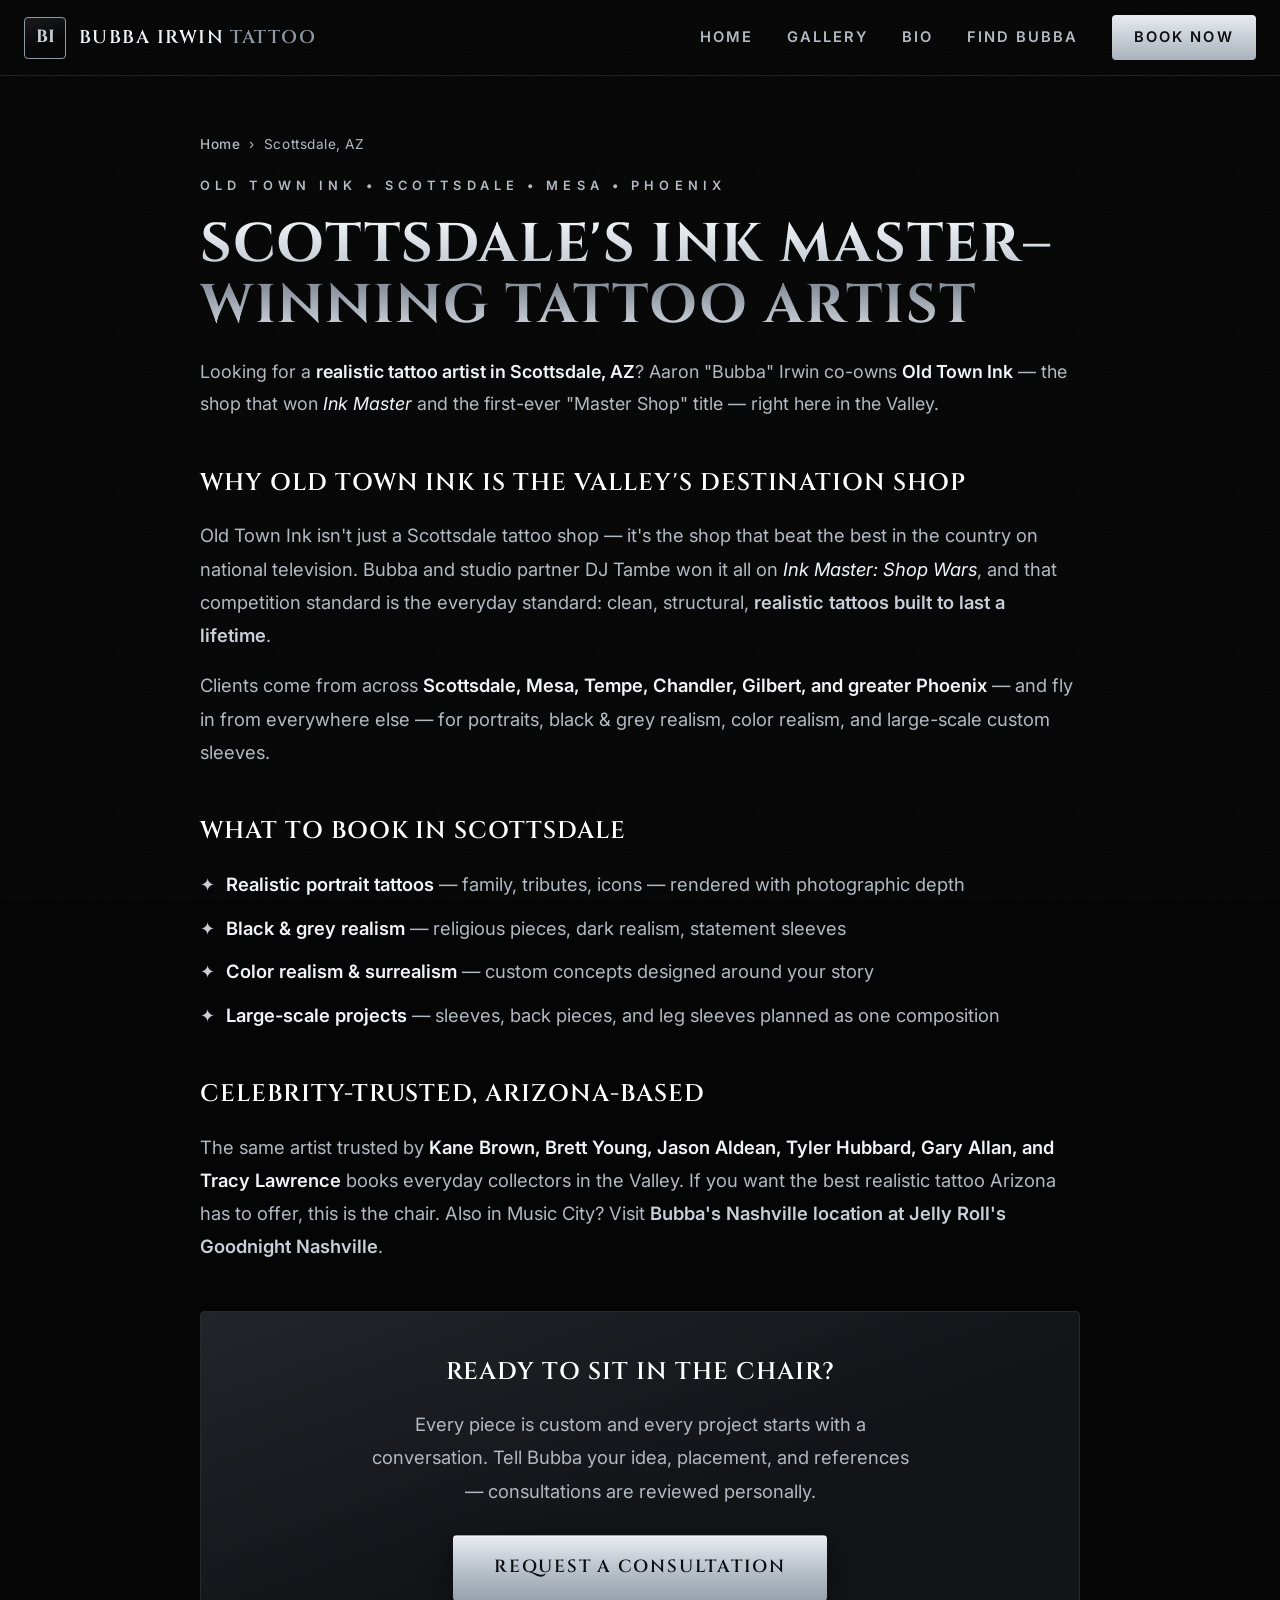
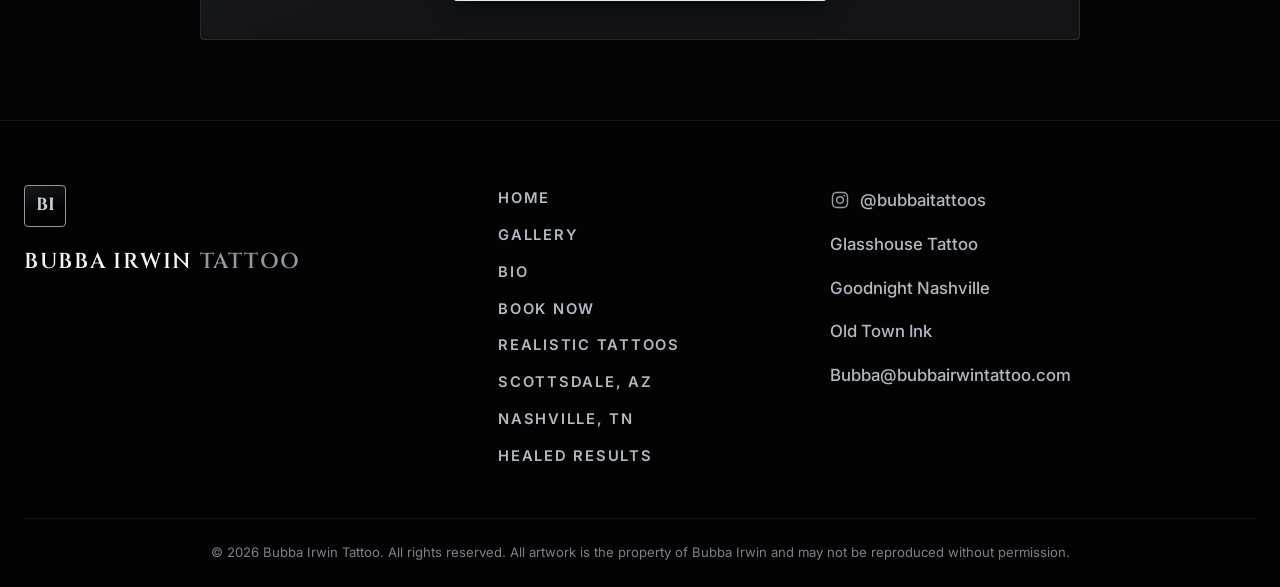
<file: scottsdale-tattoo-artist.html>
<!DOCTYPE html>
<html lang="en">
<head>
  <meta charset="UTF-8">
  <meta name="viewport" content="width=device-width, initial-scale=1.0">
  <title>Scottsdale Tattoo Artist — Ink Master Winner Bubba Irwin at Old Town Ink | Mesa &amp; Phoenix, AZ</title>
  <meta name="description" content="Realistic tattoo artist in Scottsdale, AZ: Ink Master winner Bubba Irwin at Old Town Ink. Portraits, black & grey and color realism serving Mesa, Tempe, and Phoenix. Book a consultation.">
  <link rel="canonical" href="https://bubbairwintattoo.com/scottsdale-tattoo-artist.html">
  <meta name="theme-color" content="#050506">
  <meta property="og:site_name" content="Bubba Irwin Tattoo">
  <meta property="og:title" content="Scottsdale Tattoo Artist — Ink Master Winner Bubba Irwin at Old Town Ink | Mesa &amp; Phoenix, AZ">
  <meta property="og:description" content="Realistic tattoo artist in Scottsdale, AZ: Ink Master winner Bubba Irwin at Old Town Ink. Portraits, black & grey and color realism serving Mesa, Tempe, and Phoenix. Book a consultation.">
  <meta property="og:type" content="website">
  <meta property="og:url" content="https://bubbairwintattoo.com/scottsdale-tattoo-artist.html">
  <meta property="og:image" content="https://bubbairwintattoo.com/assets/bubba-irwin-wordmark.jpg">
  <meta name="twitter:card" content="summary_large_image">
  <link rel="icon" href="data:image/svg+xml,%3Csvg xmlns='http://www.w3.org/2000/svg' viewBox='0 0 100 100'%3E%3Crect width='100' height='100' rx='12' fill='%23050506'/%3E%3Ctext x='50' y='66' font-size='44' text-anchor='middle' fill='%23c9cfd8' font-family='Georgia,serif'%3EBI%3C/text%3E%3C/svg%3E">
  <link rel="preconnect" href="https://fonts.googleapis.com">
  <link rel="preconnect" href="https://fonts.gstatic.com" crossorigin>
  <link href="https://fonts.googleapis.com/css2?family=Cinzel:wght@500;600;700&family=Inter:wght@400;500;600&display=swap" rel="stylesheet">
  <link rel="stylesheet" href="/css/styles.css">
  <script type="application/ld+json">
  {
    "@context": "https://schema.org",
    "@graph": [
      {
        "@type": "Service",
        "name": "Realistic Tattoos in Scottsdale, AZ",
        "serviceType": "Realistic tattoo, portrait tattoo, black and grey realism",
        "provider": { "@id": "https://bubbairwintattoo.com/#bubba" },
        "areaServed": ["Scottsdale AZ", "Mesa AZ", "Tempe AZ", "Chandler AZ", "Gilbert AZ", "Phoenix AZ"],
        "url": "https://bubbairwintattoo.com/scottsdale-tattoo-artist.html"
      },
      {
        "@type": "BreadcrumbList",
        "itemListElement": [
          { "@type": "ListItem", "position": 1, "name": "Home", "item": "https://bubbairwintattoo.com/" },
          { "@type": "ListItem", "position": 2, "name": "Scottsdale Tattoo Artist", "item": "https://bubbairwintattoo.com/scottsdale-tattoo-artist.html" }
        ]
      }
    ]
  }
  </script>
</head>
<body>

  <header class="nav" id="top">
    <div class="nav__inner">
      <a href="/" class="nav__brand" aria-label="Bubba Irwin Tattoo — home">
        <span class="nav__brand-mark">BI</span>
        <span class="nav__brand-text">Bubba Irwin <em>Tattoo</em></span>
      </a>
      <nav class="nav__links" id="navLinks" aria-label="Primary navigation">
        <a href="/#home" class="nav__link">Home</a>
        <a href="/#gallery" class="nav__link">Gallery</a>
        <a href="/#bio" class="nav__link">Bio</a>
        <a href="/#connect" class="nav__link">Find Bubba</a>
        <a href="/#contact" class="nav__link nav__link--cta">Book Now</a>
      </nav>
      <button class="nav__toggle" id="navToggle" aria-label="Open menu" aria-expanded="false">
        <span></span><span></span><span></span>
      </button>
    </div>
  </header>

  <main class="page">
    <div class="page__inner">
      <p class="page__crumbs"><a href="/">Home</a> &nbsp;&#8250;&nbsp; Scottsdale, AZ</p>
      <p class="page__eyebrow">Old Town Ink &bull; Scottsdale &bull; Mesa &bull; Phoenix</p>
      <h1>Scottsdale's Ink Master&ndash;Winning Tattoo Artist</h1>
      <p class="lede">Looking for a <strong>realistic tattoo artist in Scottsdale, AZ</strong>? Aaron "Bubba" Irwin co-owns <strong>Old Town Ink</strong> &mdash; the shop that won <em>Ink Master</em> and the first-ever "Master Shop" title &mdash; right here in the Valley.</p>

      <h2>Why Old Town Ink Is the Valley's Destination Shop</h2>
      <p>Old Town Ink isn't just a Scottsdale tattoo shop &mdash; it's the shop that beat the best in the country on national television. Bubba and studio partner DJ Tambe won it all on <em>Ink Master: Shop Wars</em>, and that competition standard is the everyday standard: clean, structural, <a href="/realistic-tattoos.html">realistic tattoos built to last a lifetime</a>.</p>
      <p>Clients come from across <strong>Scottsdale, Mesa, Tempe, Chandler, Gilbert, and greater Phoenix</strong> &mdash; and fly in from everywhere else &mdash; for portraits, black &amp; grey realism, color realism, and large-scale custom sleeves.</p>

      <h2>What to Book in Scottsdale</h2>
      <ul>
        <li><strong>Realistic portrait tattoos</strong> &mdash; family, tributes, icons &mdash; rendered with photographic depth</li>
        <li><strong>Black &amp; grey realism</strong> &mdash; religious pieces, dark realism, statement sleeves</li>
        <li><strong>Color realism &amp; surrealism</strong> &mdash; custom concepts designed around your story</li>
        <li><strong>Large-scale projects</strong> &mdash; sleeves, back pieces, and leg sleeves planned as one composition</li>
      </ul>

      <h2>Celebrity-Trusted, Arizona-Based</h2>
      <p>The same artist trusted by <strong>Kane Brown, Brett Young, Jason Aldean, Tyler Hubbard, Gary Allan, and Tracy Lawrence</strong> books everyday collectors in the Valley. If you want the best realistic tattoo Arizona has to offer, this is the chair. Also in Music City? Visit <a href="/nashville-tattoo-artist.html">Bubba's Nashville location at Jelly Roll's Goodnight Nashville</a>.</p>

      <div class="page__cta">
        <h2>Ready to Sit in the Chair?</h2>
        <p>Every piece is custom and every project starts with a conversation. Tell Bubba your idea, placement, and references &mdash; consultations are reviewed personally.</p>
        <a href="/#contact" class="btn btn--primary">Request a Consultation</a>
      </div>
    </div>
  </main>

  <footer class="footer">
    <div class="footer__inner">
      <div class="footer__brand">
        <span class="nav__brand-mark">BI</span>
        <p class="footer__name">Bubba Irwin <em>Tattoo</em></p>
      </div>
      <nav class="footer__nav" aria-label="Footer navigation">
        <a href="/#home">Home</a>
        <a href="/#gallery">Gallery</a>
        <a href="/#bio">Bio</a>
        <a href="/#contact">Book Now</a>
        <a href="/realistic-tattoos.html">Realistic Tattoos</a>
        <a href="/scottsdale-tattoo-artist.html">Scottsdale, AZ</a>
        <a href="/nashville-tattoo-artist.html">Nashville, TN</a>
        <a href="/healed-realistic-tattoos.html">Healed Results</a>
      </nav>
      <div class="footer__social">
        <a href="https://www.instagram.com/bubbaitattoos" target="_blank" rel="noopener" aria-label="Instagram — @bubbaitattoos">
          <svg viewBox="0 0 24 24" width="20" height="20" fill="none" stroke="currentColor" stroke-width="1.8" aria-hidden="true"><rect x="3" y="3" width="18" height="18" rx="5"/><circle cx="12" cy="12" r="4"/><circle cx="17.2" cy="6.8" r="1.1" fill="currentColor" stroke="none"/></svg>
          <span>@bubbaitattoos</span>
        </a>
        <a href="https://goodnightnashville.com/glass-house/" target="_blank" rel="noopener">Glasshouse Tattoo</a>
        <a href="https://goodnightnashville.com/glass-house/" target="_blank" rel="noopener">Goodnight Nashville</a>
        <a href="https://oldtownink.com" target="_blank" rel="noopener">Old Town Ink</a>
        <a href="mailto:Bubba@bubbairwintattoo.com">Bubba@bubbairwintattoo.com</a>
      </div>
    </div>
    <div class="footer__legal">
      <p>&copy; <span id="year">2026</span> Bubba Irwin Tattoo. All rights reserved. All artwork is the property of Bubba Irwin and may not be reproduced without permission.</p>
    </div>
  </footer>

  <script src="/js/main.js"></script>
</body>
</html>
</file>
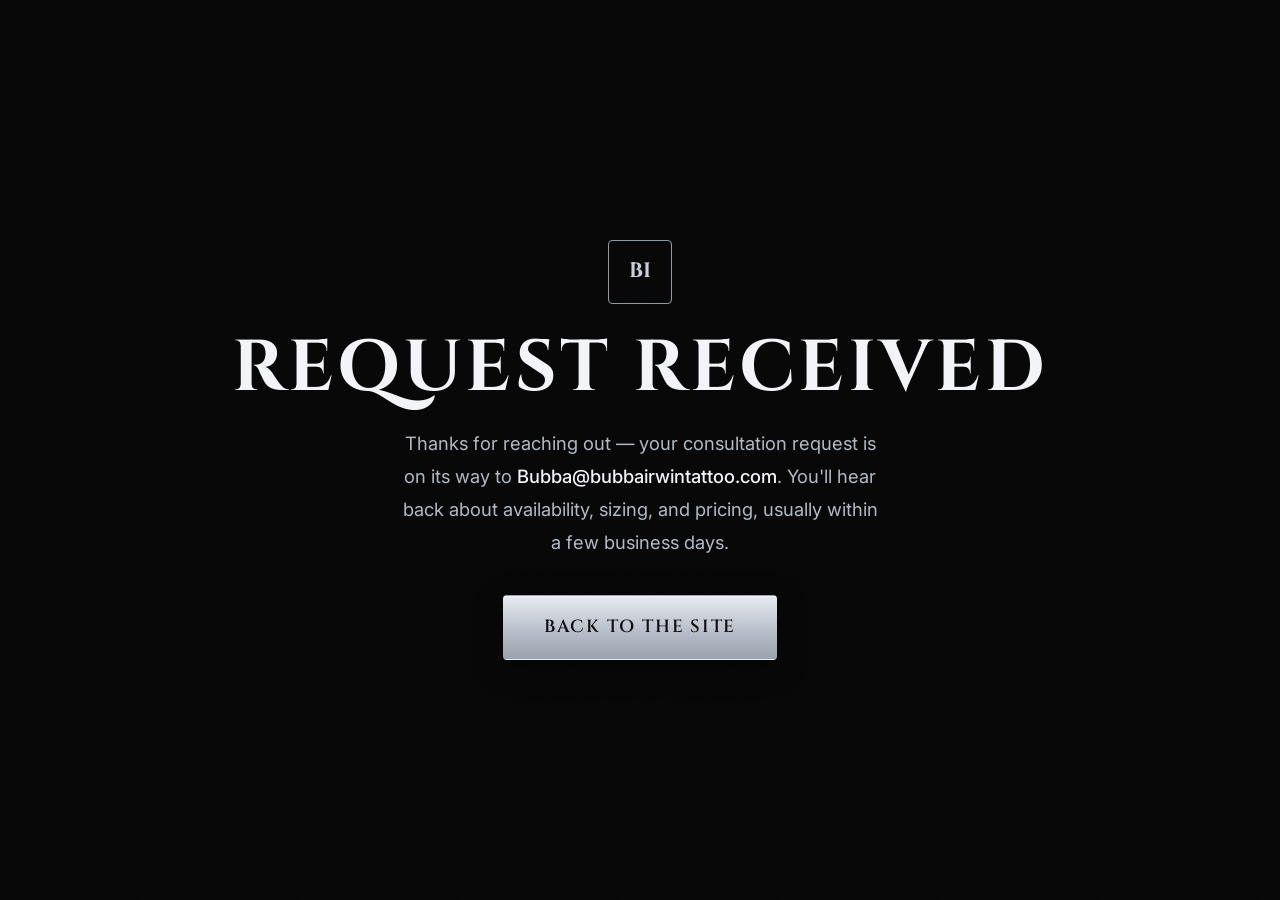
<file: thanks.html>
<!DOCTYPE html>
<html lang="en">
<head>
  <meta charset="UTF-8">
  <meta name="viewport" content="width=device-width, initial-scale=1.0">
  <title>Request Received — Bubba Irwin Tattoo</title>
  <meta name="robots" content="noindex">
  <link rel="icon" href="data:image/svg+xml,%3Csvg xmlns='http://www.w3.org/2000/svg' viewBox='0 0 100 100'%3E%3Crect width='100' height='100' rx='12' fill='%23050506'/%3E%3Ctext x='50' y='66' font-size='44' text-anchor='middle' fill='%23c9cfd8' font-family='Georgia,serif'%3EBI%3C/text%3E%3C/svg%3E">
  <link rel="preconnect" href="https://fonts.googleapis.com">
  <link rel="preconnect" href="https://fonts.gstatic.com" crossorigin>
  <link href="https://fonts.googleapis.com/css2?family=Cinzel:wght@500;600;700&family=Inter:wght@400;500;600&display=swap" rel="stylesheet">
  <link rel="stylesheet" href="css/styles.css">
  <style>
    .thanks {
      min-height: 100svh;
      display: flex;
      flex-direction: column;
      align-items: center;
      justify-content: center;
      text-align: center;
      padding: 2rem 1.5rem;
    }
    .thanks__mark {
      width: 64px; height: 64px;
      border: 1.5px solid var(--steel-dark);
      border-radius: var(--radius);
      display: grid; place-items: center;
      font-family: var(--font-display);
      font-weight: 700;
      font-size: 1.3rem;
      color: var(--steel);
      margin-bottom: 1.8rem;
    }
    .thanks h1 {
      font-family: var(--font-display);
      font-size: clamp(2.6rem, 8vw, 4.5rem);
      letter-spacing: 0.05em;
      text-transform: uppercase;
      line-height: 1;
    }
    .thanks p {
      max-width: 30rem;
      color: var(--ink-dim);
      margin: 1.4rem 0 2.2rem;
    }
    .thanks p strong { color: var(--ink); font-weight: 500; }
  </style>
</head>
<body>
  <main class="thanks">
    <div class="thanks__mark" aria-hidden="true">BI</div>
    <h1>Request Received</h1>
    <p>Thanks for reaching out — your consultation request is on its way to <strong>Bubba@bubbairwintattoo.com</strong>. You'll hear back about availability, sizing, and pricing, usually within a few business days.</p>
    <a href="index.html" class="btn btn--primary">Back to the Site</a>
  </main>
</body>
</html>
</file>
<file: css/styles.css>
/* ============================================================
   Bubba Irwin Tattoo — bubbairwintattoo.com
   Black & surgical steel: jet-black surfaces, polished steel
   accents, bold elegant typography, maximum clarity
   ============================================================ */

:root {
  --bg: #050506;
  --bg-alt: #0b0c0e;
  --panel: #121418;
  --panel-edge: #262a30;
  --ink: #f2f4f7;
  --ink-dim: #b3b9c2;
  --ink-faint: #7c828c;
  --steel: #c9cfd8;
  --steel-dark: #8f98a3;
  --steel-edge: rgba(201, 207, 216, 0.28);
  --chrome: linear-gradient(180deg, #f5f7fa 0%, #c3cad3 42%, #848d99 58%, #dde2e8 100%);
  --steel-soft: rgba(201, 207, 216, 0.12);
  --font-display: "Cinzel", "Times New Roman", serif;
  --font-body: "Inter", -apple-system, "Segoe UI", sans-serif;
  --nav-h: 76px;
  --radius: 4px;
  --shadow: 0 18px 50px rgba(0, 0, 0, 0.7);
}

* { margin: 0; padding: 0; box-sizing: border-box; }

html {
  scroll-behavior: smooth;
  scroll-padding-top: calc(var(--nav-h) + 12px);
}

body {
  background: var(--bg);
  color: var(--ink);
  font-family: var(--font-body);
  font-weight: 400;
  font-size: 1.15rem;
  line-height: 1.8;
  -webkit-font-smoothing: antialiased;
  overflow-x: hidden;
}

/* faint brushed-metal grain */
body::after {
  content: "";
  position: fixed;
  inset: 0;
  z-index: 999;
  pointer-events: none;
  background-image: url("data:image/svg+xml,%3Csvg xmlns='http://www.w3.org/2000/svg' width='160' height='160'%3E%3Cfilter id='n'%3E%3CfeTurbulence type='fractalNoise' baseFrequency='0.85' numOctaves='2' stitchTiles='stitch'/%3E%3CfeColorMatrix values='0 0 0 0 1 0 0 0 0 1 0 0 0 0 1 0 0 0 0.03 0'/%3E%3C/filter%3E%3Crect width='160' height='160' filter='url(%23n)'/%3E%3C/svg%3E");
}

img { max-width: 100%; display: block; }
a { color: var(--steel); text-decoration: none; transition: color 0.2s ease; }
a:hover { color: #ffffff; }

::selection { background: var(--steel); color: #050506; }

/* chrome-gradient text helper for big headings */
.hero__title, .section__title {
  color: transparent;
  background: var(--chrome);
  -webkit-background-clip: text;
  background-clip: text;
}

/* ---------- Tab views: only the active tab's content is shown ---------- */
.tab { display: none; }
.tab.is-active { display: block; }

/* ---------- Buttons ---------- */
.btn {
  display: inline-block;
  font-family: var(--font-display);
  font-weight: 600;
  font-size: 1.1rem;
  letter-spacing: 0.1em;
  text-transform: uppercase;
  padding: 1rem 2.5rem;
  border: 1px solid transparent;
  border-radius: var(--radius);
  cursor: pointer;
  text-align: center;
  transition: transform 0.2s ease, box-shadow 0.2s ease, background 0.2s ease, color 0.2s ease, border-color 0.2s ease;
}
.btn--primary {
  background: linear-gradient(180deg, #e8ecf1 0%, #b7bfc9 55%, #98a1ac 100%);
  color: #0b0c0e;
  box-shadow: 0 1px 0 rgba(255, 255, 255, 0.5) inset, 0 8px 26px rgba(0, 0, 0, 0.5);
}
.btn--primary:hover {
  transform: translateY(-2px);
  background: linear-gradient(180deg, #ffffff 0%, #cdd4dc 55%, #a8b1bc 100%);
  box-shadow: 0 1px 0 rgba(255, 255, 255, 0.6) inset, 0 12px 32px rgba(0, 0, 0, 0.6), 0 0 24px rgba(201, 207, 216, 0.18);
  color: #050506;
}
.btn--ghost {
  background: transparent;
  color: var(--ink);
  border-color: var(--steel-edge);
}
.btn--ghost:hover {
  border-color: var(--steel);
  color: #ffffff;
  transform: translateY(-2px);
  box-shadow: 0 0 22px rgba(201, 207, 216, 0.12);
}

/* ============================================================
   NAVIGATION
   ============================================================ */
.nav {
  position: fixed;
  top: 0; left: 0; right: 0;
  z-index: 100;
  height: var(--nav-h);
  background: rgba(5, 5, 6, 0.8);
  backdrop-filter: blur(14px);
  -webkit-backdrop-filter: blur(14px);
  border-bottom: 1px solid rgba(201, 207, 216, 0.12);
  transition: background 0.3s ease;
}
.nav.is-scrolled { background: rgba(5, 5, 6, 0.96); }

.nav__inner {
  max-width: 1280px;
  height: 100%;
  margin: 0 auto;
  padding: 0 1.5rem;
  display: flex;
  align-items: center;
  justify-content: space-between;
}

.nav__brand {
  display: flex;
  align-items: center;
  gap: 0.8rem;
  color: var(--ink);
}
.nav__brand:hover { color: var(--ink); }
.nav__brand-mark {
  display: grid;
  place-items: center;
  width: 42px; height: 42px;
  border: 1.5px solid var(--steel-dark);
  border-radius: var(--radius);
  font-family: var(--font-display);
  font-weight: 700;
  font-size: 1.1rem;
  color: var(--steel);
  background: linear-gradient(160deg, rgba(201, 207, 216, 0.1), transparent 60%);
}
.nav__brand-text {
  font-family: var(--font-display);
  font-weight: 600;
  font-size: 1.15rem;
  letter-spacing: 0.08em;
  text-transform: uppercase;
}
.nav__brand-text em {
  font-style: normal;
  color: var(--steel-dark);
}

.nav__links {
  display: flex;
  align-items: center;
  gap: 2.1rem;
}
.nav__link {
  font-family: var(--font-body);
  font-weight: 600;
  font-size: 0.92rem;
  letter-spacing: 0.14em;
  text-transform: uppercase;
  color: var(--ink-dim);
  position: relative;
  padding: 0.35rem 0;
}
.nav__link::after {
  content: "";
  position: absolute;
  left: 0; right: 100%;
  bottom: 0;
  height: 2px;
  background: var(--steel);
  transition: right 0.25s ease;
}
.nav__link:hover, .nav__link.is-active { color: #ffffff; }
.nav__link:hover::after, .nav__link.is-active::after { right: 0; }

.nav__link--cta {
  color: #0b0c0e;
  background: linear-gradient(180deg, #e8ecf1, #a8b1bc);
  padding: 0.55rem 1.4rem;
  border-radius: var(--radius);
}
.nav__link--cta::after { display: none; }
.nav__link--cta:hover {
  color: #050506;
  background: linear-gradient(180deg, #ffffff, #c3ccd5);
  box-shadow: 0 0 20px rgba(201, 207, 216, 0.25);
}
.nav__link--cta.is-active { color: #0b0c0e; }

.nav__toggle {
  display: none;
  flex-direction: column;
  gap: 6px;
  background: none;
  border: none;
  cursor: pointer;
  padding: 8px;
}
.nav__toggle span {
  width: 26px; height: 2px;
  background: var(--ink);
  transition: transform 0.25s ease, opacity 0.25s ease;
}
.nav__toggle.is-open span:nth-child(1) { transform: translateY(8px) rotate(45deg); }
.nav__toggle.is-open span:nth-child(2) { opacity: 0; }
.nav__toggle.is-open span:nth-child(3) { transform: translateY(-8px) rotate(-45deg); }

/* ============================================================
   HERO — split: statement left, featured work right
   ============================================================ */
.hero {
  position: relative;
  min-height: 100svh;
  display: flex;
  align-items: center;
  padding: calc(var(--nav-h) + 3rem) 1.5rem 5rem;
  overflow: hidden;
}
.hero__bg {
  /* flat black with a tiny diagonal BI monogram pattern,
     10px marks running bottom-left to top-right, wide-spaced columns */
  position: absolute;
  inset: 0;
  background-color: var(--bg);
  background-image: url("data:image/svg+xml,%3Csvg xmlns='http://www.w3.org/2000/svg' width='84' height='84'%3E%3Cg fill='%231a1c21' font-family='Georgia,serif' font-size='10' font-weight='bold' letter-spacing='1'%3E%3Ctext x='14' y='28' transform='rotate(-45 14 28)'%3EBI%3C/text%3E%3Ctext x='56' y='70' transform='rotate(-45 56 70)'%3EBI%3C/text%3E%3C/g%3E%3C/svg%3E");
  background-size: 84px 84px;
}
.hero__bg::after {
  /* fade the monogram field toward the edges so the statement stays dominant */
  content: "";
  position: absolute;
  inset: 0;
  background: radial-gradient(ellipse 75% 65% at 50% 45%, transparent 40%, rgba(5, 5, 6, 0.88) 100%);
}
.hero__inner {
  position: relative;
  max-width: 1280px;
  margin: 0 auto;
  width: 100%;
  display: grid;
  grid-template-columns: 1.15fr 0.85fr;
  gap: 4rem;
  align-items: center;
}
.hero__eyebrow {
  font-family: var(--font-display);
  font-weight: 600;
  letter-spacing: 0.32em;
  font-size: 1.15rem;
  line-height: 1.5;
  color: var(--steel);
  text-transform: uppercase;
  margin-bottom: 1.4rem;
}
.hero__eyebrow-sub {
  font-family: var(--font-body);
  font-weight: 500;
  font-size: 0.9rem;
  letter-spacing: 0.28em;
  color: var(--steel-dark);
}
.hero__title {
  font-family: var(--font-display);
  font-weight: 700;
  text-transform: uppercase;
}
.hero__wordmark {
  display: block;
  width: 100%;
  max-width: 680px;
  margin-left: -2%;
  /* fade the artwork's edges into the page black */
  -webkit-mask-image: radial-gradient(ellipse 72% 68% at 50% 50%, #000 48%, transparent 88%);
  mask-image: radial-gradient(ellipse 72% 68% at 50% 50%, #000 48%, transparent 88%);
  filter: drop-shadow(0 10px 40px rgba(0, 0, 0, 0.8));
}
.hero__title-sub {
  display: block;
  font-size: 0.32em;
  font-weight: 600;
  letter-spacing: 0.6em;
  margin-top: 0.6rem;
  color: var(--ink-dim);
  background: none;
  -webkit-background-clip: initial;
  background-clip: initial;
}
.hero__tagline {
  margin: 1.8rem 0 2.4rem;
  max-width: 32rem;
  color: var(--ink-dim);
  font-size: 1.28rem;
  line-height: 1.8;
}
.hero__locations {
  font-family: var(--font-body);
  font-weight: 600;
  font-size: 0.85rem;
  letter-spacing: 0.22em;
  text-transform: uppercase;
  color: var(--steel-dark);
  margin: -1.4rem 0 2.2rem;
}
.hero__actions {
  display: flex;
  gap: 1rem;
  flex-wrap: wrap;
}
.hero__social {
  display: flex;
  align-items: center;
  gap: 1.6rem;
  flex-wrap: wrap;
  margin-top: 2.4rem;
  padding-top: 1.6rem;
  border-top: 1px solid rgba(201, 207, 216, 0.14);
}
.hero__social a {
  display: inline-flex;
  align-items: center;
  gap: 0.5rem;
  color: var(--ink-dim);
  font-weight: 500;
  font-size: 1.05rem;
  letter-spacing: 0.04em;
}
.hero__social a:hover { color: #ffffff; }

.hero__feature { justify-self: end; width: 100%; max-width: 480px; }
.hero__frame {
  border: 1px solid var(--steel-edge);
  border-radius: var(--radius);
  padding: 10px;
  background:
    linear-gradient(160deg, rgba(201, 207, 216, 0.10), rgba(201, 207, 216, 0.02) 55%),
    var(--panel);
  box-shadow: var(--shadow);
}
.hero__frame img {
  width: 100%;
  aspect-ratio: 1 / 1;
  object-fit: cover;
  border-radius: 2px;
}
.hero__frame figcaption {
  padding: 0.8rem 0.4rem 0.3rem;
  text-align: center;
  color: var(--ink-faint);
  font-size: 0.85rem;
  letter-spacing: 0.12em;
  text-transform: uppercase;
}
.hero__scroll {
  position: absolute;
  bottom: 1.6rem;
  left: 50%;
  transform: translateX(-50%);
}
.hero__scroll-line {
  display: block;
  width: 1.5px;
  height: 52px;
  background: linear-gradient(var(--steel), transparent);
  animation: scrollPulse 2s ease-in-out infinite;
}
@keyframes scrollPulse {
  0%, 100% { transform: scaleY(1); opacity: 1; }
  50% { transform: scaleY(0.6); opacity: 0.5; }
}

/* ============================================================
   STYLE MARQUEE
   ============================================================ */
.marquee {
  overflow: hidden;
  border-top: 1px solid rgba(201, 207, 216, 0.18);
  border-bottom: 1px solid rgba(201, 207, 216, 0.18);
  background: #030304;
  padding: 1rem 0;
}
.marquee__track {
  display: flex;
  align-items: center;
  gap: 2.4rem;
  width: max-content;
  animation: marqueeScroll 30s linear infinite;
}
.marquee__track span {
  font-family: var(--font-display);
  font-weight: 600;
  font-size: 1.05rem;
  letter-spacing: 0.24em;
  text-transform: uppercase;
  color: var(--ink-dim);
  white-space: nowrap;
}
.marquee__track i {
  font-style: normal;
  color: var(--steel-dark);
  font-size: 0.7rem;
}
@keyframes marqueeScroll {
  from { transform: translateX(0); }
  to   { transform: translateX(-50%); }
}

/* ============================================================
   FEATURED ARTIST SECTION
   ============================================================ */
.featured-artist {
  background: linear-gradient(180deg, rgba(5, 5, 6, 0.5) 0%, rgba(11, 12, 14, 0.8) 100%);
  border-top: 1px solid rgba(201, 207, 216, 0.12);
  border-bottom: 1px solid rgba(201, 207, 216, 0.12);
  padding: 3.5rem 1.5rem;
}
.featured-artist__inner {
  max-width: 1000px;
  margin: 0 auto;
}
.featured-artist__frame {
  position: relative;
  overflow: hidden;
  border-radius: var(--radius);
  box-shadow: 0 0 40px rgba(0, 0, 0, 0.6), inset 0 0 40px rgba(201, 207, 216, 0.08);
  border: 1px solid rgba(201, 207, 216, 0.18);
}
.featured-artist__frame img {
  display: block;
  width: 100%;
  height: auto;
}
.featured-artist__frame figcaption {
  position: absolute;
  bottom: 0; left: 0; right: 0;
  background: linear-gradient(180deg, rgba(0, 0, 0, 0) 0%, rgba(5, 5, 6, 0.9) 60%);
  color: var(--ink-dim);
  padding: 3rem 1.5rem 1.5rem;
  font-size: 1.05rem;
  letter-spacing: 0.05em;
}

/* ============================================================
   SECTIONS (shared)
   ============================================================ */
.section { padding: 6.5rem 1.5rem; }
.section--alt {
  background: var(--bg-alt);
  border-top: 1px solid rgba(201, 207, 216, 0.07);
  border-bottom: 1px solid rgba(201, 207, 216, 0.07);
}
.section__inner { max-width: 1280px; margin: 0 auto; }
.section__head {
  text-align: center;
  max-width: 660px;
  margin: 0 auto 3.2rem;
}
.section__head--left {
  text-align: left;
  margin: 0 0 2rem;
}
.section__eyebrow {
  font-family: var(--font-body);
  font-weight: 600;
  letter-spacing: 0.4em;
  font-size: 0.8rem;
  color: var(--steel-dark);
  text-transform: uppercase;
  margin-bottom: 0.7rem;
}
.section__title {
  font-family: var(--font-display);
  font-weight: 700;
  font-size: clamp(2.6rem, 5.8vw, 4.2rem);
  letter-spacing: 0.03em;
  line-height: 1.08;
  text-transform: uppercase;
}
.section__lede {
  margin-top: 1.1rem;
  color: var(--ink-dim);
  font-size: 1.2rem;
}

/* ============================================================
   GALLERY
   ============================================================ */
.gallery__filters {
  display: flex;
  flex-wrap: wrap;
  gap: 0.7rem;
  justify-content: center;
  margin-bottom: 2.6rem;
}
.chip {
  font-family: var(--font-body);
  font-weight: 600;
  font-size: 0.92rem;
  letter-spacing: 0.1em;
  text-transform: uppercase;
  color: var(--ink-dim);
  background: transparent;
  border: 1px solid var(--steel-edge);
  border-radius: 999px;
  padding: 0.55rem 1.5rem;
  cursor: pointer;
  transition: all 0.2s ease;
}
.chip:hover { color: #ffffff; border-color: var(--steel); }
.chip.is-active {
  color: #0b0c0e;
  background: linear-gradient(180deg, #e8ecf1, #a8b1bc);
  border-color: var(--steel);
}

.gallery__grid {
  display: grid;
  grid-template-columns: repeat(3, 1fr);
  gap: 1.3rem;
}
.gallery__item {
  position: relative;
  overflow: hidden;
  cursor: zoom-in;
  background: var(--panel);
  border: 1px solid var(--panel-edge);
  border-radius: var(--radius);
  transition: transform 0.3s ease, box-shadow 0.3s ease, border-color 0.3s ease;
}
.gallery__item:hover {
  transform: translateY(-5px);
  box-shadow: 0 0 0 1px var(--steel-edge), var(--shadow);
  border-color: var(--steel-dark);
}
.gallery__item img {
  width: 100%;
  aspect-ratio: 4 / 5;
  object-fit: cover;
  transition: transform 0.5s ease;
}
.gallery__item:hover img { transform: scale(1.05); }
.gallery__item.is-hidden { display: none; }

.gallery__caption {
  position: absolute;
  inset: auto 0 0 0;
  padding: 2.4rem 1.2rem 1rem;
  background: linear-gradient(transparent, rgba(3, 3, 4, 0.94));
  display: flex;
  flex-direction: column;
}
.gallery__caption span {
  font-family: var(--font-display);
  font-weight: 600;
  font-size: 1.15rem;
  letter-spacing: 0.06em;
  text-transform: uppercase;
  color: #ffffff;
}
.gallery__caption small {
  color: var(--steel);
  letter-spacing: 0.16em;
  text-transform: uppercase;
  font-size: 0.8rem;
  font-weight: 600;
}
.gallery__note {
  text-align: center;
  margin-top: 2.6rem;
  font-family: var(--font-display);
  font-weight: 500;
  font-size: 1.15rem;
  letter-spacing: 0.1em;
  color: var(--ink-dim);
}

/* ============================================================
   FEATURED REELS
   ============================================================ */
.reels__grid {
  display: grid;
  grid-template-columns: repeat(3, 1fr);
  gap: 1.5rem;
  max-width: 1020px;
  margin: 0 auto;
}
.reels__item {
  position: relative;
  aspect-ratio: 9 / 16;
  background: var(--panel);
  border: 1px solid var(--panel-edge);
  border-radius: var(--radius);
  overflow: hidden;
  transition: transform 0.25s ease, border-color 0.25s ease, box-shadow 0.25s ease;
}
.reels__item:hover {
  transform: translateY(-4px);
  border-color: var(--steel-dark);
  box-shadow: var(--shadow);
}
.reels__item iframe {
  position: absolute;
  inset: 0;
  width: 100%;
  height: 100%;
  border: 0;
  background: #000;
}
.reels__cta {
  text-align: center;
  margin-top: 2.5rem;
}

/* ============================================================
   PULL QUOTE
   ============================================================ */
.quote {
  background:
    radial-gradient(ellipse 55% 70% at 50% 50%, rgba(201, 207, 216, 0.05), transparent 75%),
    #030304;
  border-top: 1px solid rgba(201, 207, 216, 0.08);
  border-bottom: 1px solid rgba(201, 207, 216, 0.08);
  padding: 5.5rem 1.5rem;
}
.quote__inner {
  max-width: 820px;
  margin: 0 auto;
  text-align: center;
}
.quote blockquote p {
  font-family: var(--font-display);
  font-weight: 500;
  font-size: clamp(1.4rem, 3vw, 2rem);
  line-height: 1.5;
  color: var(--ink);
}
.quote blockquote cite {
  display: block;
  margin-top: 1.6rem;
  font-family: var(--font-body);
  font-weight: 600;
  font-style: normal;
  font-size: 0.9rem;
  letter-spacing: 0.34em;
  text-transform: uppercase;
  color: var(--steel-dark);
}

/* ============================================================
   BIO
   ============================================================ */
.bio {
  display: grid;
  grid-template-columns: 420px 1fr;
  gap: 4rem;
  align-items: start;
}
.bio__portrait { position: sticky; top: calc(var(--nav-h) + 2rem); }
.bio__frame {
  border: 1px solid var(--steel-edge);
  border-radius: var(--radius);
  padding: 10px;
  background:
    linear-gradient(160deg, rgba(201, 207, 216, 0.10), rgba(201, 207, 216, 0.02) 55%),
    var(--panel);
  box-shadow: var(--shadow);
}
.bio__frame img {
  width: 100%;
  border-radius: 2px;
  filter: grayscale(1) contrast(1.06);
}
.bio__frame figcaption {
  padding: 0.8rem 0.4rem 0.3rem;
  text-align: center;
  color: var(--ink-faint);
  font-size: 0.85rem;
  letter-spacing: 0.14em;
  text-transform: uppercase;
}
.bio__text p { margin-bottom: 1.35rem; color: var(--ink-dim); font-size: 1.2rem; }
.bio__text p em {
  font-style: normal;
  font-weight: 600;
  color: var(--ink);
}
.bio__stats {
  list-style: none;
  display: flex;
  gap: 2.8rem;
  margin-top: 2.2rem;
  padding-top: 2rem;
  border-top: 1px solid rgba(201, 207, 216, 0.14);
  flex-wrap: wrap;
}
.bio__stats li { display: flex; flex-direction: column; }
.bio__stats strong {
  font-family: var(--font-display);
  font-weight: 700;
  font-size: 2.6rem;
  color: transparent;
  background: var(--chrome);
  -webkit-background-clip: text;
  background-clip: text;
  line-height: 1;
}
.bio__stats span {
  color: var(--ink-faint);
  font-size: 0.8rem;
  font-weight: 600;
  letter-spacing: 0.16em;
  text-transform: uppercase;
  margin-top: 0.45rem;
}

/* ============================================================
   BIO — EXTENDED (Ink Master, accolades, clientele, Meet Bubba)
   ============================================================ */
.bio__more { margin-top: 3.5rem; }
.bio__cols {
  display: grid;
  grid-template-columns: 1.1fr 0.9fr;
  gap: 1.3rem;
}
.bio__block {
  background: var(--panel);
  border: 1px solid var(--panel-edge);
  border-radius: var(--radius);
  padding: 2rem 2rem 2.2rem;
}
.bio__block--wide { margin-top: 1.3rem; }
.bio__subhead {
  font-family: var(--font-display);
  font-weight: 600;
  font-size: 1.3rem;
  letter-spacing: 0.05em;
  text-transform: uppercase;
  color: #ffffff;
  margin-bottom: 0.9rem;
}
.bio__subhead--gap { margin-top: 2rem; }
.bio__blurb { color: var(--ink-dim); font-size: 1.1rem; margin-bottom: 1.1rem; }
.bio__blurb em, .bio__block em { font-style: italic; color: var(--ink); }

.timeline { list-style: none; }
.timeline li {
  display: flex;
  gap: 1.1rem;
  padding: 1rem 0;
  border-top: 1px solid rgba(201, 207, 216, 0.1);
}
.timeline li:first-child { border-top: 0; padding-top: 0.2rem; }
.timeline__badge {
  flex-shrink: 0;
  display: grid;
  place-items: center;
  width: 52px; height: 52px;
  border: 1px solid var(--steel-edge);
  border-radius: 50%;
  font-family: var(--font-display);
  font-weight: 700;
  font-size: 1.05rem;
  color: transparent;
  background: linear-gradient(160deg, rgba(201, 207, 216, 0.08), transparent 60%);
}
.timeline__badge {
  color: var(--steel);
}
.timeline strong {
  display: block;
  font-weight: 600;
  color: var(--ink);
  margin-bottom: 0.25rem;
}
.timeline p { color: var(--ink-dim); font-size: 0.94rem; }

.accolades { list-style: none; }
.accolades li {
  position: relative;
  padding-left: 1.6rem;
  margin-bottom: 0.7rem;
  color: var(--ink-dim);
  font-size: 0.96rem;
}
.accolades li::before {
  content: "\2726"; /* four-pointed star */
  position: absolute;
  left: 0;
  color: var(--steel);
}

.clients {
  list-style: none;
  display: flex;
  flex-wrap: wrap;
  gap: 0.6rem;
}
.clients li {
  font-family: var(--font-display);
  font-weight: 600;
  font-size: 1.05rem;
  letter-spacing: 0.06em;
  text-transform: uppercase;
  color: var(--ink);
  border: 1px solid var(--steel-edge);
  border-radius: 999px;
  padding: 0.45rem 1.1rem;
  background: linear-gradient(160deg, rgba(201, 207, 216, 0.07), transparent 60%);
}
.clients li small {
  color: var(--ink-faint);
  font-family: var(--font-body);
  font-weight: 500;
  text-transform: none;
  letter-spacing: 0;
}

/* ============================================================
   WHY SIT IN BUBBA'S CHAIR
   ============================================================ */
.why {
  margin-top: 5.5rem;
  padding-top: 4.5rem;
  border-top: 1px solid rgba(201, 207, 216, 0.12);
}
.why__grid {
  display: grid;
  grid-template-columns: repeat(2, 1fr);
  gap: 1.3rem;
}
.why__card {
  position: relative;
  background: var(--panel);
  border: 1px solid var(--panel-edge);
  border-radius: var(--radius);
  padding: 2rem 1.9rem 2rem 2rem;
  overflow: hidden;
  transition: transform 0.25s ease, border-color 0.25s ease, box-shadow 0.25s ease;
}
.why__card:hover {
  transform: translateY(-4px);
  border-color: var(--steel-dark);
  box-shadow: var(--shadow);
}
.why__num {
  display: block;
  font-family: var(--font-display);
  font-weight: 700;
  font-size: 2rem;
  line-height: 1;
  margin-bottom: 0.9rem;
  color: transparent;
  background: var(--chrome);
  -webkit-background-clip: text;
  background-clip: text;
}
.why__card h3 {
  font-family: var(--font-display);
  font-weight: 600;
  font-size: 1.2rem;
  letter-spacing: 0.04em;
  text-transform: uppercase;
  margin-bottom: 0.8rem;
  color: #ffffff;
}
.why__card p { color: var(--ink-dim); font-size: 0.97rem; }
.why__card p strong { color: var(--ink); font-weight: 600; }
.why__card p em { font-style: italic; color: var(--ink); }

.why__watch {
  display: flex;
  align-items: flex-start;
  gap: 1.3rem;
  margin-top: 1.3rem;
  background: linear-gradient(160deg, rgba(201, 207, 216, 0.08), transparent 55%), var(--panel);
  border: 1px solid var(--panel-edge);
  border-radius: var(--radius);
  padding: 1.8rem 2rem;
  color: var(--ink);
  transition: transform 0.25s ease, border-color 0.25s ease, box-shadow 0.25s ease;
}
.why__watch:hover {
  transform: translateY(-3px);
  border-color: var(--steel-dark);
  box-shadow: var(--shadow);
  color: var(--ink);
}
.why__watch-icon {
  flex-shrink: 0;
  display: grid;
  place-items: center;
  width: 58px; height: 58px;
  border: 1px solid var(--steel-edge);
  border-radius: 50%;
  color: var(--steel);
}
.why__watch:hover .why__watch-icon { color: #ffffff; }
.why__watch-text strong {
  display: block;
  font-family: var(--font-display);
  font-weight: 600;
  font-size: 1.1rem;
  letter-spacing: 0.04em;
  text-transform: uppercase;
  margin-bottom: 0.35rem;
}
.why__watch-text span {
  display: block;
  color: var(--ink-dim);
  font-size: 1.05rem;
}
.why__watch-text small {
  display: block;
  margin-top: 0.7rem;
  color: var(--ink-faint);
  font-size: 0.75rem;
}

/* ============================================================
   FIND & FOLLOW
   ============================================================ */
.connect__grid {
  display: grid;
  grid-template-columns: repeat(4, 1fr);
  gap: 1.3rem;
}
.connect__card {
  display: flex;
  flex-direction: column;
  background: var(--panel);
  border: 1px solid var(--panel-edge);
  border-radius: var(--radius);
  padding: 2rem 1.7rem;
  color: var(--ink);
  position: relative;
  overflow: hidden;
  transition: transform 0.25s ease, border-color 0.25s ease, box-shadow 0.25s ease;
}
.connect__card::before {
  content: "";
  position: absolute;
  top: 0; left: 0; right: 0;
  height: 2px;
  background: linear-gradient(90deg, var(--steel), transparent 75%);
  opacity: 0;
  transition: opacity 0.25s ease;
}
.connect__card:hover {
  transform: translateY(-5px);
  border-color: var(--steel-dark);
  box-shadow: var(--shadow);
  color: var(--ink);
}
.connect__card:hover::before { opacity: 1; }
.connect__icon {
  display: grid;
  place-items: center;
  width: 54px; height: 54px;
  border: 1px solid var(--steel-edge);
  border-radius: var(--radius);
  color: var(--steel);
  margin-bottom: 1.2rem;
  background: linear-gradient(160deg, rgba(201, 207, 216, 0.08), transparent 60%);
}
.connect__card h3 {
  font-family: var(--font-display);
  font-weight: 600;
  font-size: 1.25rem;
  letter-spacing: 0.05em;
  text-transform: uppercase;
  margin-bottom: 0.6rem;
}
.connect__card p {
  color: var(--ink-dim);
  font-size: 0.93rem;
  flex: 1;
  margin-bottom: 1.3rem;
}
.connect__link {
  color: var(--steel);
  font-weight: 600;
  font-size: 0.9rem;
  letter-spacing: 0.06em;
}
.connect__card:hover .connect__link { color: #ffffff; }

/* ============================================================
   PARTNERS / AFFILIATES / SPONSORS
   ============================================================ */
.partners { margin-top: 4rem; }
.partner__grid {
  display: grid;
  grid-template-columns: repeat(3, 1fr);
  gap: 1.3rem;
}
.partner__card--embed {
  padding: 0;
  min-height: 460px;
}
.partner__card--embed iframe {
  width: 100%;
  height: 100%;
  min-height: 460px;
  border: 0;
  display: block;
}
.partner__card {
  display: flex;
  flex-direction: column;
  background: var(--panel);
  border: 1px solid var(--panel-edge);
  border-radius: var(--radius);
  overflow: hidden;
  color: var(--ink);
  position: relative;
  transition: transform 0.25s ease, border-color 0.25s ease, box-shadow 0.25s ease;
}
a.partner__card:hover {
  transform: translateY(-5px);
  border-color: var(--steel-dark);
  box-shadow: var(--shadow);
  color: var(--ink);
}
.partner__card-media {
  width: 100%;
  aspect-ratio: 4 / 3;
  background: #030304;
  display: flex;
  align-items: center;
  justify-content: center;
  overflow: hidden;
}
.partner__card-media img {
  width: 100%;
  height: 100%;
  object-fit: contain;
}
.partner__card-body {
  padding: 1.4rem 1.5rem 1.6rem;
  flex: 1;
  display: flex;
  flex-direction: column;
}
.partner__card h3 {
  font-family: var(--font-display);
  font-weight: 600;
  font-size: 1.15rem;
  letter-spacing: 0.04em;
  text-transform: uppercase;
  margin-bottom: 0.4rem;
}
.partner__card p {
  color: var(--ink-dim);
  font-size: 0.92rem;
  flex: 1;
}
.partner__card-link {
  color: var(--steel);
  font-weight: 600;
  font-size: 0.88rem;
  letter-spacing: 0.05em;
  margin-top: 0.9rem;
}
a.partner__card:hover .partner__card-link { color: #ffffff; }
.partner__card-members {
  display: flex;
  gap: 1rem;
  margin-top: 0.5rem;
}
.partner__card-members a {
  color: var(--ink-faint);
  font-weight: 500;
  font-size: 0.8rem;
  letter-spacing: 0.03em;
}

/* ============================================================
   CONTACT / FORM
   ============================================================ */
.contact {
  display: grid;
  grid-template-columns: 1fr 1.2fr;
  gap: 4rem;
  align-items: start;
}
.contact__intro p { color: var(--ink-dim); margin-bottom: 1.3rem; font-size: 1.2rem; }
.contact__points {
  list-style: none;
  margin: 0 0 1.5rem;
}
.contact__points li {
  position: relative;
  padding-left: 1.6rem;
  margin-bottom: 0.75rem;
  color: var(--ink-dim);
  font-size: 1.1rem;
}
.contact__points li::before {
  content: "—";
  position: absolute;
  left: 0;
  color: var(--steel);
}
.contact__direct { font-size: 1.1rem; }
.contact__direct a { font-weight: 600; }

.form {
  background: var(--panel);
  border: 1px solid var(--panel-edge);
  border-radius: var(--radius);
  padding: 2.4rem 2.2rem;
  box-shadow: var(--shadow);
}
.form__row {
  display: grid;
  grid-template-columns: 1fr 1fr;
  gap: 1.2rem;
}
.form__field { margin-bottom: 1.35rem; }
.form__field label {
  display: block;
  font-family: var(--font-body);
  font-weight: 600;
  font-size: 1.1rem;
  letter-spacing: 0.1em;
  text-transform: uppercase;
  margin-bottom: 0.5rem;
  color: var(--ink);
}
.form__field label span { color: var(--steel); }
.form__field label small {
  color: var(--ink-faint);
  font-weight: 400;
  letter-spacing: 0;
  text-transform: none;
}
.form__field input,
.form__field select,
.form__field textarea {
  width: 100%;
  background: var(--bg);
  border: 1px solid var(--panel-edge);
  border-radius: var(--radius);
  color: var(--ink);
  font-family: var(--font-body);
  font-size: 1.1rem;
  padding: 0.9rem 1rem;
  transition: border-color 0.2s ease, box-shadow 0.2s ease;
}
.form__field input::placeholder,
.form__field textarea::placeholder { color: var(--ink-faint); }
.form__field input:focus,
.form__field select:focus,
.form__field textarea:focus {
  outline: none;
  border-color: var(--steel);
  box-shadow: 0 0 0 3px var(--steel-soft);
}
.form__field select { appearance: auto; }
.form__field select:invalid { color: var(--ink-faint); }
.form__field textarea { resize: vertical; min-height: 130px; }
.form__field input[type="file"] {
  padding: 0.6rem;
  cursor: pointer;
}
.form__field input[type="file"]::file-selector-button {
  font-family: var(--font-body);
  font-weight: 600;
  letter-spacing: 0.08em;
  text-transform: uppercase;
  font-size: 0.85rem;
  background: transparent;
  color: var(--steel);
  border: 1px solid var(--steel-dark);
  border-radius: var(--radius);
  padding: 0.5rem 1.1rem;
  margin-right: 0.9rem;
  cursor: pointer;
  transition: background 0.2s ease, color 0.2s ease;
}
.form__field input[type="file"]::file-selector-button:hover {
  background: var(--steel);
  color: #0b0c0e;
}
.form__hint {
  font-size: 0.82rem;
  color: var(--ink-faint);
  margin-top: 0.45rem;
}
.form__submit {
  width: 100%;
  margin-top: 0.4rem;
  font-size: 1.05rem;
}
.form__note {
  margin-top: 1.1rem;
  font-size: 0.84rem;
  color: var(--ink-faint);
  text-align: center;
}
.form__note strong { color: var(--ink-dim); font-weight: 600; }

/* ============================================================
   FOOTER
   ============================================================ */
.footer {
  background: #030304;
  border-top: 1px solid rgba(201, 207, 216, 0.1);
  padding: 4rem 1.5rem 0;
}
.footer__inner {
  max-width: 1280px;
  margin: 0 auto;
  display: grid;
  grid-template-columns: 1.2fr 0.8fr 1.2fr;
  gap: 3rem;
  padding-bottom: 3rem;
}
.footer__brand .nav__brand-mark { margin-bottom: 1rem; }
.footer__name {
  font-family: var(--font-display);
  font-weight: 600;
  font-size: 1.35rem;
  letter-spacing: 0.08em;
  text-transform: uppercase;
}
.footer__name em { font-style: normal; color: var(--steel-dark); }

.footer__nav {
  display: flex;
  flex-direction: column;
  gap: 0.65rem;
}
.footer__nav a {
  font-weight: 600;
  letter-spacing: 0.12em;
  text-transform: uppercase;
  color: var(--ink-dim);
  font-size: 0.92rem;
}
.footer__nav a:hover { color: #ffffff; }

.footer__social {
  display: flex;
  flex-direction: column;
  gap: 0.85rem;
}
.footer__social a {
  display: inline-flex;
  align-items: center;
  gap: 0.6rem;
  color: var(--ink-dim);
  font-size: 1.05rem;
  font-weight: 500;
}
.footer__social a:hover { color: #ffffff; }
.footer__social svg { flex-shrink: 0; color: var(--steel-dark); }

.footer__legal {
  border-top: 1px solid rgba(201, 207, 216, 0.08);
  padding: 1.4rem 0;
  text-align: center;
}
.footer__legal p {
  color: var(--ink-faint);
  font-size: 0.82rem;
  max-width: 1280px;
  margin: 0 auto;
}

/* ============================================================
   LIGHTBOX
   ============================================================ */
.lightbox {
  position: fixed;
  inset: 0;
  z-index: 1000;
  background: rgba(3, 3, 4, 0.96);
  display: flex;
  align-items: center;
  justify-content: center;
  padding: 3rem 4.5rem;
}
.lightbox[hidden] { display: none; }
.lightbox__figure {
  max-width: min(90vw, 760px);
  max-height: 88vh;
  text-align: center;
}
.lightbox__figure img {
  max-height: 68vh;
  width: auto;
  max-width: 100%;
  margin: 0 auto;
  border: 1px solid var(--steel-edge);
  border-radius: var(--radius);
  box-shadow: var(--shadow);
}
.lightbox__figure figcaption { margin-top: 1.1rem; }
.lightbox__figure figcaption span {
  font-family: var(--font-display);
  font-weight: 600;
  letter-spacing: 0.1em;
  text-transform: uppercase;
  color: #ffffff;
  font-size: 1.1rem;
  display: block;
}
.lightbox__figure figcaption p {
  margin: 0.5rem auto 0;
  max-width: 36rem;
  color: var(--ink-dim);
  font-size: 1.05rem;
  line-height: 1.65;
}
.lightbox__close,
.lightbox__arrow {
  position: absolute;
  background: none;
  border: none;
  color: var(--ink-dim);
  cursor: pointer;
  font-size: 2.6rem;
  line-height: 1;
  padding: 0.5rem 0.9rem;
  transition: color 0.2s ease;
  z-index: 2;
}
.lightbox__close:hover,
.lightbox__arrow:hover { color: #ffffff; }
.lightbox__close { top: 1.2rem; right: 1.5rem; }
.lightbox__arrow { top: 50%; transform: translateY(-50%); font-size: 3.4rem; }
.lightbox__arrow--prev { left: 0.8rem; }
.lightbox__arrow--next { right: 0.8rem; }

/* ============================================================
   STANDALONE PAGES (SEO landing pages & blog)
   ============================================================ */
.page {
  padding: calc(var(--nav-h) + 3.5rem) 1.5rem 5rem;
}
.page__inner { max-width: 880px; margin: 0 auto; }
.page__eyebrow {
  font-family: var(--font-body);
  font-weight: 600;
  letter-spacing: 0.4em;
  font-size: 0.8rem;
  color: var(--steel-dark);
  text-transform: uppercase;
  margin-bottom: 0.8rem;
}
.page h1 {
  font-family: var(--font-display);
  font-weight: 700;
  font-size: clamp(2.2rem, 5.5vw, 3.4rem);
  letter-spacing: 0.03em;
  line-height: 1.12;
  text-transform: uppercase;
  color: transparent;
  background: var(--chrome);
  -webkit-background-clip: text;
  background-clip: text;
  margin-bottom: 1.2rem;
}
.page .lede {
  font-size: 1.12rem;
  color: var(--ink-dim);
  margin-bottom: 2.2rem;
}
.page h2 {
  font-family: var(--font-display);
  font-weight: 600;
  font-size: 1.5rem;
  letter-spacing: 0.04em;
  text-transform: uppercase;
  color: #ffffff;
  margin: 2.6rem 0 0.9rem;
}
.page h3 {
  font-family: var(--font-display);
  font-weight: 600;
  font-size: 1.15rem;
  letter-spacing: 0.04em;
  text-transform: uppercase;
  color: var(--ink);
  margin: 1.8rem 0 0.6rem;
}
.page p { color: var(--ink-dim); margin-bottom: 1.1rem; }
.page p strong, .page li strong { color: var(--ink); font-weight: 600; }
.page em { font-style: italic; color: var(--ink); }
.page ul {
  list-style: none;
  margin: 0 0 1.3rem;
}
.page ul li {
  position: relative;
  padding-left: 1.6rem;
  margin-bottom: 0.65rem;
  color: var(--ink-dim);
}
.page ul li::before {
  content: "\2726";
  position: absolute;
  left: 0;
  color: var(--steel);
}
.page a { font-weight: 600; }

.page__gallery {
  display: grid;
  grid-template-columns: repeat(3, 1fr);
  gap: 1rem;
  margin: 1.8rem 0;
}
.page__gallery a {
  display: block;
  border: 1px solid var(--panel-edge);
  border-radius: var(--radius);
  overflow: hidden;
  background: var(--panel);
  transition: transform 0.25s ease, border-color 0.25s ease;
}
.page__gallery a:hover { transform: translateY(-4px); border-color: var(--steel-dark); }
.page__gallery img {
  width: 100%;
  aspect-ratio: 4 / 5;
  object-fit: cover;
}

.page__cta {
  margin: 3rem 0 0;
  background: linear-gradient(160deg, rgba(201, 207, 216, 0.09), transparent 55%), var(--panel);
  border: 1px solid var(--panel-edge);
  border-radius: var(--radius);
  padding: 2.4rem 2.2rem;
  text-align: center;
}
.page__cta h2 { margin-top: 0; }
.page__cta p { max-width: 34rem; margin-left: auto; margin-right: auto; }
.page__cta .btn { margin-top: 0.6rem; }

.page__crumbs {
  font-size: 0.85rem;
  color: var(--ink-faint);
  margin-bottom: 2rem;
  letter-spacing: 0.04em;
}
.page__crumbs a { color: var(--ink-dim); font-weight: 500; }
.page__crumbs a:hover { color: #ffffff; }

@media (max-width: 720px) {
  .page__gallery { grid-template-columns: repeat(2, 1fr); }
}

/* ============================================================
   SCROLL REVEAL
   ============================================================ */
/* Content stays visible without JS; only hidden-then-revealed when JS runs */
.js .reveal {
  opacity: 0;
  transform: translateY(20px);
  transition: opacity 0.65s ease, transform 0.65s ease;
}
.js .reveal.is-visible {
  opacity: 1;
  transform: translateY(0);
}
@media (prefers-reduced-motion: reduce) {
  html { scroll-behavior: auto; }
  .reveal { opacity: 1; transform: none; transition: none; }
  .hero__scroll-line { animation: none; }
  .marquee__track { animation: none; flex-wrap: wrap; width: auto; justify-content: center; }
}

/* ============================================================
   RESPONSIVE
   ============================================================ */
@media (max-width: 1024px) {
  .hero__inner { grid-template-columns: 1fr; gap: 3rem; text-align: center; }
  .hero__wordmark { margin: 0 auto; }
  .hero__tagline { margin-left: auto; margin-right: auto; }
  .hero__actions { justify-content: center; }
  .hero__social { justify-content: center; }
  .hero__feature { justify-self: center; max-width: 420px; }
  .connect__grid { grid-template-columns: repeat(2, 1fr); }
  .partner__grid { grid-template-columns: repeat(2, 1fr); }
}

@media (max-width: 960px) {
  .gallery__grid { grid-template-columns: repeat(2, 1fr); }
  .bio { grid-template-columns: 1fr; gap: 2.5rem; }
  .bio__portrait { position: static; max-width: 420px; margin: 0 auto; }
  .contact { grid-template-columns: 1fr; gap: 2.5rem; }
  .footer__inner { grid-template-columns: 1fr 1fr; }
  .reels__grid { grid-template-columns: repeat(2, 1fr); }
  .reels__item:last-child { grid-column: span 2; max-width: 480px; justify-self: center; width: 100%; }
}

@media (max-width: 720px) {
  .nav__toggle { display: flex; }
  .nav__links {
    position: fixed;
    top: var(--nav-h);
    left: 0; right: 0;
    flex-direction: column;
    align-items: stretch;
    gap: 0;
    background: rgba(3, 3, 4, 0.98);
    border-bottom: 1px solid rgba(201, 207, 216, 0.12);
    padding: 0.5rem 0 1rem;
    transform: translateY(-8px);
    opacity: 0;
    pointer-events: none;
    transition: opacity 0.25s ease, transform 0.25s ease;
  }
  .nav__links.is-open {
    opacity: 1;
    transform: translateY(0);
    pointer-events: auto;
  }
  .nav__link {
    padding: 1rem 1.8rem;
    font-size: 1.05rem;
  }
  .nav__link::after { display: none; }
  .nav__link--cta {
    margin: 0.6rem 1.8rem 0;
    text-align: center;
  }
  .gallery__grid { grid-template-columns: 1fr; }
  .gallery__item img { aspect-ratio: auto; }
  .form { padding: 1.8rem 1.4rem; }
  .form__row { grid-template-columns: 1fr; gap: 0; }
  .footer__inner { grid-template-columns: 1fr; gap: 2rem; }
  .section { padding: 4.5rem 1.25rem; }
  .featured-artist { padding: 2.5rem 1.25rem; }
  .featured-artist__frame figcaption { padding: 2rem 1rem 1rem; font-size: 0.9rem; }
  .marquee__track span { font-size: 1.05rem; }
  .quote { padding: 4rem 1.25rem; }
  .connect__grid { grid-template-columns: 1fr; }
  .partner__grid { grid-template-columns: 1fr; }
  .partner__card--embed { min-height: 420px; }
  .partner__card--embed iframe { min-height: 420px; }
  .bio__cols { grid-template-columns: 1fr; }
  .why__grid { grid-template-columns: 1fr; }
  .why__watch { flex-direction: column; }
  .reels__grid { grid-template-columns: 1fr; max-width: 420px; }
  .reels__item:last-child { grid-column: auto; }
  .lightbox { padding: 2.5rem 0.5rem; }
  .lightbox__arrow--prev { left: 0.1rem; }
  .lightbox__arrow--next { right: 0.1rem; }
}
</file>
